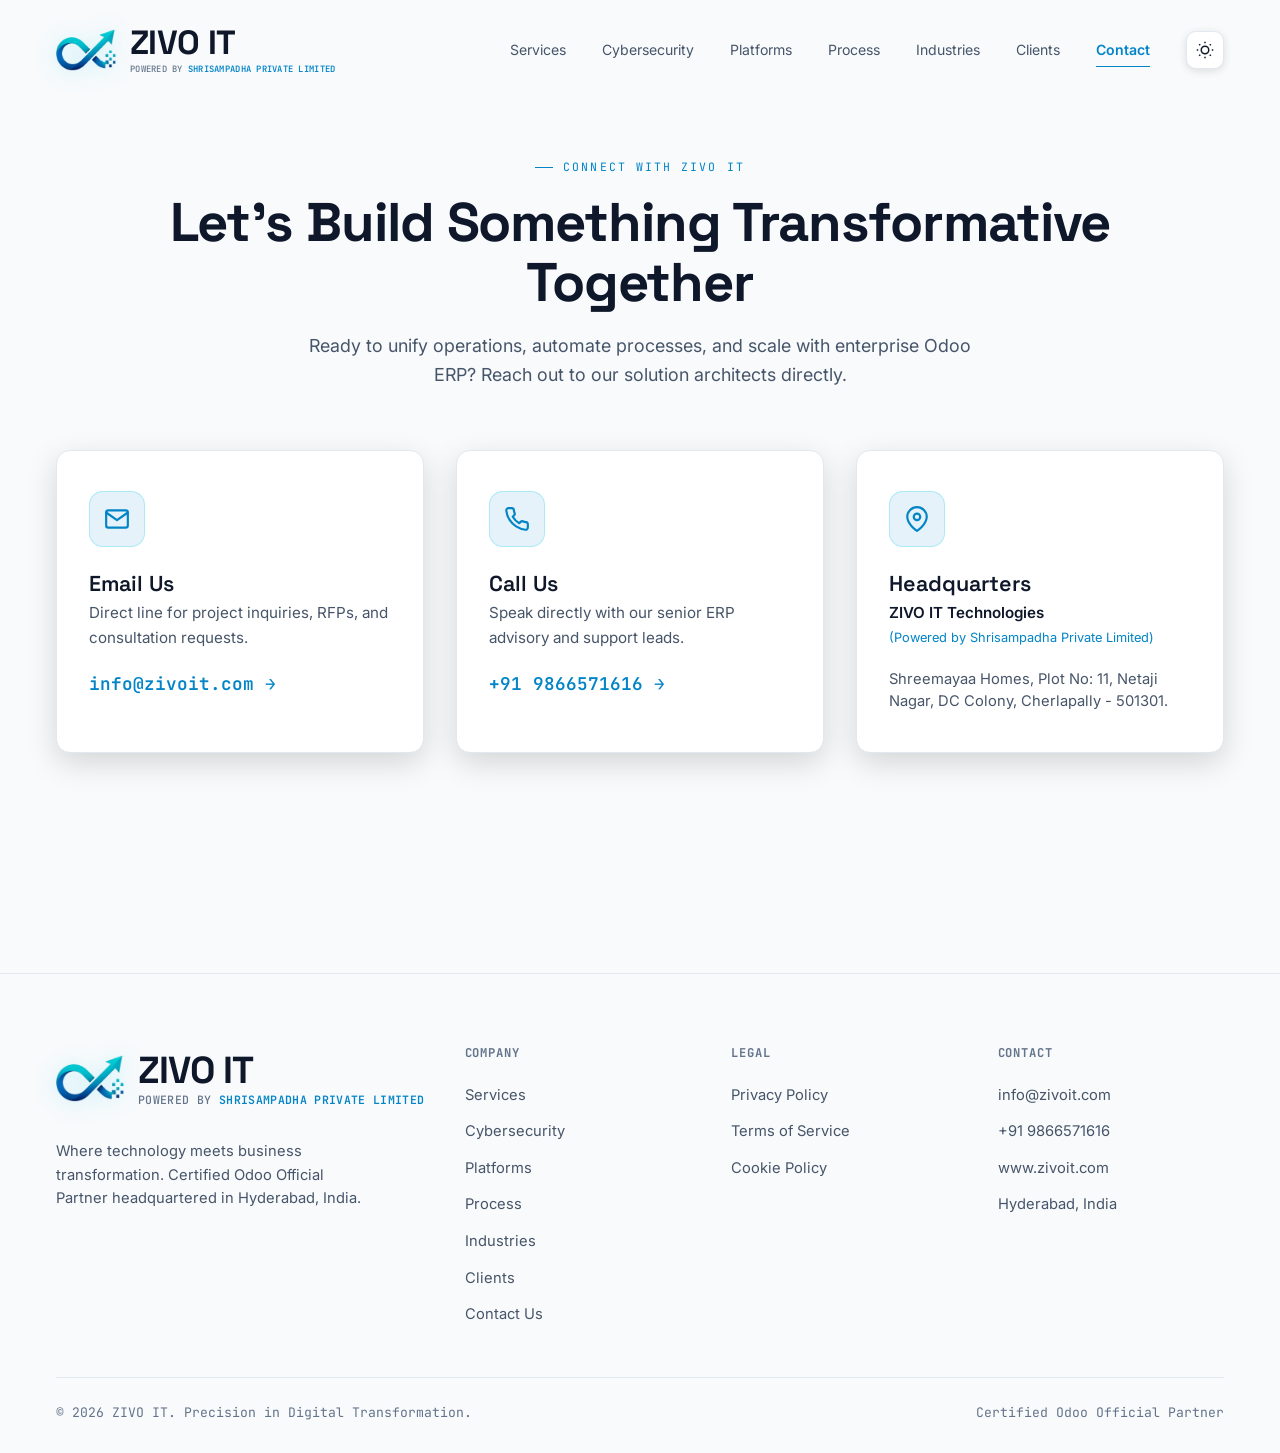
<file: contact.html>
<!DOCTYPE html>
<html lang="en" data-theme="light">

<head>
  <meta charset="UTF-8">
  <meta name="viewport" content="width=device-width, initial-scale=1.0">
  <title>Contact Us | ZIVO IT — Certified Odoo Partner &amp; ERP Solutions</title>
  <meta name="description"
    content="Get in touch with ZIVO IT (Shrisampadha Private Ltd). Email: info@zivoit.com | Phone: +91 9866571616. Certified Odoo ERP implementation &amp; advisory in Hyderabad, India.">
  <meta name="keywords"
    content="ZIVO IT Contact, Contact ZIVO IT, ZIVO IT Phone, ZIVO IT Email, ZIVO IT Hyderabad Address, Odoo Partner Contact">
  <meta name="author" content="ZIVO IT (Shrisampadha Private Limited)">
  <meta name="robots" content="index, follow, max-image-preview:large, max-snippet:-1, max-video-preview:-1">

  <!-- Canonical URL -->
  <link rel="canonical" href="https://www.zivoit.com/contact.html">

  <!-- Open Graph / Facebook -->
  <meta property="og:type" content="website">
  <meta property="og:url" content="https://www.zivoit.com/contact.html">
  <meta property="og:site_name" content="ZIVO IT">
  <meta property="og:title" content="Contact Us | ZIVO IT — Certified Odoo Partner &amp; ERP Solutions">
  <meta property="og:description"
    content="Get in touch with ZIVO IT. Email: info@zivoit.com | Phone: +91 9866571616. Certified Odoo ERP implementation &amp; advisory headquartered in Hyderabad, India.">
  <meta property="og:image" content="https://www.zivoit.com/image.png">
  <meta property="og:locale" content="en_US">

  <!-- Twitter / X -->
  <meta name="twitter:card" content="summary_large_image">
  <meta name="twitter:url" content="https://www.zivoit.com/contact.html">
  <meta name="twitter:title" content="Contact Us | ZIVO IT — Certified Odoo Partner">
  <meta name="twitter:description"
    content="Reach out to ZIVO IT for Odoo ERP implementation and digital transformation advisory. Email: info@zivoit.com | Phone: +91 9866571616.">
  <meta name="twitter:image" content="https://www.zivoit.com/image.png">

  <!-- Favicon & Resource Hints -->
  <link rel="preconnect" href="https://fonts.googleapis.com">
  <link rel="preconnect" href="https://fonts.gstatic.com" crossorigin>
  <link rel="shortcut icon" href="image.png" type="image/x-icon">
  <link
    href="https://fonts.googleapis.com/css2?family=Space+Grotesk:wght@500;600;700&amp;family=JetBrains+Mono:wght@400;500;600&amp;family=Inter:wght@400;500;600;700&amp;display=swap"
    rel="stylesheet">
  <link rel="stylesheet" href="global-presence.css">
  <link rel="stylesheet" href="header-footer.css">

  <!-- JSON-LD Structured Data Schema -->
  <script type="application/ld+json">
  {
    "@context": "https://schema.org",
    "@graph": [
      {
        "@type": "ContactPage",
        "@id": "https://www.zivoit.com/contact.html/#webpage",
        "url": "https://www.zivoit.com/contact.html",
        "name": "Contact ZIVO IT",
        "description": "Contact information for ZIVO IT ERP solutions."
      },
      {
        "@type": ["Organization", "ProfessionalService"],
        "@id": "https://www.zivoit.com/#organization",
        "name": "ZIVO IT",
        "legalName": "Shrisampadha Private Limited",
        "url": "https://www.zivoit.com/",
        "logo": "https://www.zivoit.com/image.png",
        "telephone": "+919866571616",
        "email": "info@zivoit.com",
        "address": {
          "@type": "PostalAddress",
          "streetAddress": "Shreemayaa Homes, Plot No: 11, Netaji Nagar, DC Colony, Cherlapally",
          "postalCode": "501301",
          "addressLocality": "Hyderabad",
          "addressRegion": "Telangana",
          "addressCountry": "IN"
        },
        "contactPoint": {
          "@type": "ContactPoint",
          "telephone": "+919866571616",
          "email": "info@zivoit.com",
          "contactType": "customer service",
          "availableLanguage": "English"
        }
      },
      {
        "@type": "BreadcrumbList",
        "@id": "https://www.zivoit.com/contact.html/#breadcrumb",
        "itemListElement": [
          {
            "@type": "ListItem",
            "position": 1,
            "name": "Home",
            "item": "https://www.zivoit.com/"
          },
          {
            "@type": "ListItem",
            "position": 2,
            "name": "Contact Us",
            "item": "https://www.zivoit.com/contact.html"
          }
        ]
      }
    ]
  }
  </script>

  <style>
    :root {
      --bg-0: #060B1C;
      --bg-1: #0B1530;
      --bg-2: #101E42;
      --line: #1D2C54;
      --cyan: #22D3EE;
      --cyan-soft: rgba(34, 211, 238, .14);
      --teal: #0EA5B7;
      --gold: #F2B441;
      --gold-soft: rgba(242, 180, 65, .14);
      --text-0: #EDF2FB;
      --text-1: #AEBAD9;
      --text-2: #7E8CB0;
      --radius: 14px;
      --maxw: 1200px;
      --ff-display: 'Space Grotesk', sans-serif;
      --ff-body: 'Inter', sans-serif;
      --ff-mono: 'JetBrains Mono', monospace;
      --ease: cubic-bezier(.16, .84, .44, 1);
    }

    *,
    *::before,
    *::after {
      box-sizing: border-box;
      margin: 0;
      padding: 0;
    }

    html {
      scroll-behavior: smooth;
    }

    body {
      background: var(--bg-0);
      color: var(--text-0);
      font-family: var(--ff-body);
      line-height: 1.6;
      overflow-x: hidden;
      -webkit-font-smoothing: antialiased;
    }

    .wrap {
      max-width: var(--maxw);
      margin: 0 auto;
      padding: 0 16px;
      position: relative;
      z-index: 1;
    }

    /* Contact Page Content */
    .contact-page-wrap {
      padding-top: 50px;
      padding-bottom: 100px;
    }

    .contact-hero {
      text-align: center;
      margin-bottom: 60px;
    }

    .eyebrow {
      font-family: var(--ff-mono);
      font-size: 0.72rem;
      letter-spacing: 0.18em;
      text-transform: uppercase;
      color: var(--cyan);
      display: inline-flex;
      align-items: center;
      gap: 10px;
      margin-bottom: 16px;
    }

    .eyebrow::before {
      content: '';
      width: 18px;
      height: 1px;
      background: var(--cyan);
    }

    .contact-hero h1 {
      font-family: var(--ff-display);
      font-size: clamp(2.2rem, 4.5vw, 3.4rem);
      font-weight: 700;
      line-height: 1.1;
      letter-spacing: -0.02em;
      margin-bottom: 20px;
    }

    .contact-hero p {
      font-size: 1.12rem;
      color: var(--text-1);
      max-width: 680px;
      margin: 0 auto;
    }

    .contact-cards-grid {
      display: grid;
      grid-template-columns: repeat(3, 1fr);
      gap: 32px;
      margin-bottom: 60px;
    }

    .contact-card {
      background: var(--bg-1);
      border: 1px solid var(--line);
      border-radius: var(--radius);
      padding: 40px 32px;
      display: flex;
      flex-direction: column;
      align-items: flex-start;
      gap: 20px;
      transition: transform 0.35s var(--ease), border-color 0.35s var(--ease), box-shadow 0.35s var(--ease);
      box-shadow: 0 10px 30px rgba(0, 0, 0, 0.15);
    }

    .contact-card:hover {
      transform: translateY(-5px);
      border-color: var(--cyan);
      box-shadow: 0 16px 40px rgba(34, 211, 238, 0.18);
    }

    .card-icon {
      width: 56px;
      height: 56px;
      border-radius: 14px;
      background: var(--cyan-soft);
      border: 1px solid rgba(34, 211, 238, 0.3);
      color: var(--cyan);
      display: flex;
      align-items: center;
      justify-content: center;
      flex-shrink: 0;
    }

    .card-icon svg {
      width: 26px;
      height: 26px;
    }

    .contact-card h3 {
      font-family: var(--ff-display);
      font-size: 1.35rem;
      font-weight: 600;
      color: var(--text-0);
    }

    .contact-card p {
      font-size: 0.95rem;
      color: var(--text-1);
      line-height: 1.6;
    }

    .contact-card a.direct-link {
      font-family: var(--ff-mono);
      font-size: 1.1rem;
      font-weight: 600;
      color: var(--cyan);
      text-decoration: none;
      transition: color 0.25s, text-shadow 0.25s;
    }

    .contact-card a.direct-link:hover {
      color: var(--text-0);
      text-shadow: 0 0 14px var(--cyan);
    }

    .office-panel {
      background: var(--bg-1);
      border: 1px solid var(--line);
      border-radius: var(--radius);
      padding: 48px;
      display: flex;
      align-items: center;
      justify-content: space-between;
      gap: 40px;
      flex-wrap: wrap;
      box-shadow: 0 20px 50px rgba(0, 0, 0, 0.2);
    }

    .office-info {
      max-width: 600px;
    }

    .office-info h2 {
      font-family: var(--ff-display);
      font-size: 2rem;
      font-weight: 700;
      margin-bottom: 14px;
    }

    .office-info p {
      color: var(--text-1);
      font-size: 1.05rem;
      margin-bottom: 24px;
    }

    .gold-badge {
      display: inline-flex;
      align-items: center;
      gap: 9px;
      padding: 8px 16px;
      border-radius: 100px;
      background: var(--gold-soft);
      border: 1px solid rgba(242, 180, 65, 0.4);
      font-family: var(--ff-mono);
      font-size: 0.74rem;
      letter-spacing: 0.06em;
      color: var(--gold);
    }

    .gold-badge .dot {
      width: 20px;
      height: 20px;
      border-radius: 50%;
      background: conic-gradient(from 180deg, #F2B441, #FFE3A3, #F2B441);
      display: flex;
      align-items: center;
      justify-content: center;
    }

    .gold-badge .dot svg {
      width: 11px;
      height: 11px;
      color: #3A2604;
    }

    .office-cta-row {
      display: flex;
      gap: 16px;
      flex-wrap: wrap;
    }

    /* Light Theme Variable Overrides (Exact match with index.html) */
    [data-theme="light"] {
      --bg-0: #F8FAFC;
      --bg-1: #FFFFFF;
      --bg-2: #F1F5F9;
      --line: #E2E8F0;
      --cyan: #0284C7;
      --cyan-soft: rgba(2, 132, 199, 0.1);
      --teal: #0369A1;
      --gold: #D97706;
      --gold-soft: rgba(217, 119, 6, 0.1);
      --text-0: #0F172A;
      --text-1: #475569;
      --text-2: #64748B;
    }

    @media(max-width: 992px) {
      .contact-cards-grid {
        grid-template-columns: 1fr;
      }

      .office-panel {
        padding: 36px 28px;
      }
    }
  </style>
</head>

<body>

  <!-- HEADER (Identical to index.html) -->
  <header id="siteHeader">
    <div class="wrap">
      <a href="index.html" class="logo-brand" aria-label="ZIVO IT - Powered by Shrisampadha Private Limited">
        <img src="image.png" alt="ZIVO IT Logo" class="logo-img">
        <div class="logo-content">
          <span class="logo-title">ZIVO IT</span>
          <span class="logo-tagline">Powered by <span class="logo-tagline-accent">Shrisampadha Private
              Limited</span></span>
        </div>
      </a>
      <nav class="primary-nav" id="primaryNav">
        <a href="index.html#services">Services</a>
        <a href="cybersecurity.html">Cybersecurity</a>
        <a href="index.html#platforms">Platforms</a>
        <a href="index.html#our-approach">Process</a>
        <a href="index.html#industries">Industries</a>
        <a href="index.html#testimonials">Clients</a>
        <a href="contact.html" class="active">Contact</a>
        <button id="themeToggle" aria-label="Toggle theme">
          <svg id="themeIcon" viewBox="0 0 24 24" fill="none" stroke="currentColor" stroke-width="2">
            <circle cx="12" cy="12" r="5"></circle>
            <line x1="12" y1="1" x2="12" y2="3"></line>
            <line x1="12" y1="21" x2="12" y2="23"></line>
            <line x1="4.22" y1="4.22" x2="5.64" y2="5.64"></line>
            <line x1="18.36" y1="18.36" x2="19.78" y2="19.78"></line>
            <line x1="1" y1="12" x2="3" y2="12"></line>
            <line x1="21" y1="12" x2="23" y2="12"></line>
            <line x1="4.22" y1="19.78" x2="5.64" y2="18.36"></line>
            <line x1="18.36" y1="5.64" x2="19.78" y2="4.22"></line>
          </svg>
        </button>
      </nav>
      <button class="nav-toggle" id="navToggle"
        aria-label="Toggle menu"><span></span><span></span><span></span></button>
    </div>
  </header>

  <div class="nav-overlay" id="navOverlay"></div>

  <main class="contact-page-wrap">
    <div class="wrap">
      <!-- HERO -->
      <section class="contact-hero">
        <span class="eyebrow">Connect With ZIVO IT</span>
        <h1>Let's Build Something Transformative Together</h1>
        <p>Ready to unify operations, automate processes, and scale with enterprise Odoo ERP? Reach out to our solution
          architects directly.</p>
      </section>

      <!-- CONTACT CARDS GRID -->
      <section class="contact-cards-grid">
        <!-- Email -->
        <div class="contact-card">
          <div class="card-icon">
            <svg viewBox="0 0 24 24" fill="none" stroke="currentColor" stroke-width="2" stroke-linecap="round"
              stroke-linejoin="round">
              <path d="M4 4h16c1.1 0 2 .9 2 2v12c0 1.1-.9 2-2 2H4c-1.1 0-2-.9-2-2V6c0-1.1.9-2 2-2z" />
              <polyline points="22,6 12,13 2,6" />
            </svg>
          </div>
          <div>
            <h3>Email Us</h3>
            <p>Direct line for project inquiries, RFPs, and consultation requests.</p>
          </div>
          <a href="mailto:info@zivoit.com" class="direct-link">info@zivoit.com &rarr;</a>
        </div>

        <!-- Phone -->
        <div class="contact-card">
          <div class="card-icon">
            <svg viewBox="0 0 24 24" fill="none" stroke="currentColor" stroke-width="2" stroke-linecap="round"
              stroke-linejoin="round">
              <path
                d="M22 16.92v3a2 2 0 0 1-2.18 2 19.79 19.79 0 0 1-8.63-3.07 19.5 19.5 0 0 1-6-6 19.79 19.79 0 0 1-3.07-8.67A2 2 0 0 1 4.11 2h3a2 2 0 0 1 2 1.72 12.84 12.84 0 0 0 .7 2.81 2 2 0 0 1-.45 2.11L8.09 9.91a16 16 0 0 0 6 6l1.27-1.27a2 2 0 0 1 2.11-.45 12.84 12.84 0 0 0 2.81.7A2 2 0 0 1 22 16.92z" />
            </svg>
          </div>
          <div>
            <h3>Call Us</h3>
            <p>Speak directly with our senior ERP advisory and support leads.</p>
          </div>
          <a href="tel:+919866571616" class="direct-link">+91 9866571616 &rarr;</a>
        </div>

        <!-- Location -->
        <div class="contact-card">
          <div class="card-icon">
            <svg viewBox="0 0 24 24" fill="none" stroke="currentColor" stroke-width="2" stroke-linecap="round"
              stroke-linejoin="round">
              <path d="M21 10c0 7-9 13-9 13s-9-6-9-13a9 9 0 0 1 18 0z" />
              <circle cx="12" cy="10" r="3" />
            </svg>
          </div>
          <div>
            <h3>Headquarters</h3>
            <p style="font-weight: 600; color: var(--text-0);">ZIVO IT Technologies</p>
            <p style="font-size: 0.8rem; color: var(--cyan); margin-top: 2px;">(Powered by Shrisampadha Private Limited)
            </p>
          </div>
          <span class="direct-link"
            style="color: var(--text-1); font-weight: 400; font-size: 0.92rem; line-height: 1.5;">Shreemayaa Homes, Plot
            No: 11, Netaji Nagar, DC Colony, Cherlapally - 501301.</span>
        </div>
      </section>

      <!-- OFFICE PANEL -->
      <!-- <div class="office-panel">
        <div class="office-info">
          <h2>Enterprise Headquarters</h2>
          <p style="margin-bottom: 6px;"><strong>ZIVO IT Technologies</strong> <span style="color: var(--text-2); font-size: 0.88rem;">(Powered by Shrisampadha Private Limited)</span></p>
          <p style="font-size: 0.98rem; color: var(--text-1); margin-bottom: 20px; line-height: 1.6;">Shreemayaa Homes, Plot No: 11, Netaji Nagar, DC Colony, Cherlapally - 501301, Telangana, India.</p>
          <span class="gold-badge">
            <span class="dot">
              <svg viewBox="0 0 24 24" fill="currentColor">
                <path d="M12 2l2.9 6.26L22 9.27l-5 4.87L18.2 21 12 17.4 5.8 21 7 14.14l-5-4.87 7.1-1.01z" />
              </svg>
            </span>
            Certified Odoo Official Partner
          </span>
        </div>

        <div class="office-cta-row">
          <a href="mailto:info@zivoit.com" class="btn btn-primary">
            Email Us Now
            <svg viewBox="0 0 24 24" width="16" height="16" fill="none" stroke="currentColor" stroke-width="2">
              <path d="M5 12h14M13 6l6 6-6 6" />
            </svg>
          </a>
          <a href="tel:+919866571616" class="btn btn-ghost">Call +91 9866571616</a>
        </div>
      </div> -->
    </div>
  </main>

  <!-- FOOTER (Identical to index.html) -->
  <footer>
    <div class="wrap">
      <div class="foot-grid">
        <div class="foot-brand">
          <a href="index.html" class="logo-brand" aria-label="ZIVO IT - Powered by Shrisampadha Private Limited"
            style="margin-bottom: 14px;">
            <img src="image.png" alt="ZIVO IT Logo" class="logo-img" style="width: 68px; height: 68px;">
            <div class="logo-content">
              <span class="logo-title" style="font-size: 2.35rem;">ZIVO IT</span>
              <span class="logo-tagline powered" style="font-size: 0.72rem;">Powered by <span
                  class="logo-tagline-accent">Shrisampadha Private Limited</span></span>
            </div>
          </a>
          <p>Where technology meets business transformation. Certified Odoo Official Partner headquartered in Hyderabad,
            India.</p>
        </div>
        <div>
          <h4>Company</h4>
          <ul>
            <li><a href="index.html#services">Services</a></li>
            <li><a href="cybersecurity.html">Cybersecurity</a></li>
            <li><a href="index.html#platforms">Platforms</a></li>
            <li><a href="index.html#our-approach">Process</a></li>
            <li><a href="index.html#industries">Industries</a></li>
            <li><a href="index.html#testimonials">Clients</a></li>
            <li><a href="contact.html" class="active">Contact Us</a></li>
          </ul>
        </div>
        <div>
          <h4>Legal</h4>
          <ul>
            <li><a href="#">Privacy Policy</a></li>
            <li><a href="#">Terms of Service</a></li>
            <li><a href="#">Cookie Policy</a></li>
          </ul>
        </div>
        <div>
          <h4>Contact</h4>
          <ul>
            <li><a href="mailto:info@zivoit.com">info@zivoit.com</a></li>
            <li><a href="tel:+919866571616">+91 9866571616</a></li>
            <li><a href="https://www.zivoit.com">www.zivoit.com</a></li>
            <li><a href="contact.html">Hyderabad, India</a></li>
          </ul>
        </div>
      </div>
      <div class="foot-bottom">
        <span>&copy; 2026 ZIVO IT. Precision in Digital Transformation.</span>
        <span>Certified Odoo Official Partner</span>
      </div>
    </div>
  </footer>

  <script>
    /* ---------------- Header Scroll Shadow ---------------- */
    const siteHeader = document.getElementById('siteHeader');
    window.addEventListener('scroll', () => {
      if (window.scrollY > 20) {
        siteHeader.classList.add('scrolled');
      } else {
        siteHeader.classList.remove('scrolled');
      }
    });

    /* ---------------- Theme Toggle Logic (Identical to index.html) ---------------- */
    const themeToggle = document.getElementById('themeToggle');
    const themeIcon = document.getElementById('themeIcon');
    const currentTheme = localStorage.getItem('theme') || 'light';

    const moonPath = '<path d="M21 12.79A9 9 0 1 1 11.21 3 7 7 0 0 0 21 12.79z"></path>';
    const sunPath = '<circle cx="12" cy="12" r="5"></circle><line x1="12" y1="1" x2="12" y2="3"></line><line x1="12" y1="21" x2="12" y2="23"></line><line x1="4.22" y1="4.22" x2="5.64" y2="5.64"></line><line x1="18.36" y1="18.36" x2="19.78" y2="19.78"></line><line x1="1" y1="12" x2="3" y2="12"></line><line x1="21" y1="12" x2="23" y2="12"></line><line x1="4.22" y1="19.78" x2="5.64" y2="18.36"></line><line x1="18.36" y1="5.64" x2="19.78" y2="4.22"></line>';

    if (currentTheme === 'light') {
      document.documentElement.setAttribute('data-theme', 'light');
      if (themeIcon) themeIcon.innerHTML = sunPath;
    } else {
      document.documentElement.removeAttribute('data-theme');
      if (themeIcon) themeIcon.innerHTML = moonPath;
    }

    if (themeToggle) {
      themeToggle.addEventListener('click', () => {
        let theme = document.documentElement.getAttribute('data-theme');
        if (theme === 'light') {
          document.documentElement.removeAttribute('data-theme');
          localStorage.setItem('theme', 'dark');
          if (themeIcon) themeIcon.innerHTML = moonPath;
        } else {
          document.documentElement.setAttribute('data-theme', 'light');
          localStorage.setItem('theme', 'light');
          if (themeIcon) themeIcon.innerHTML = sunPath;
        }
      });
    }

    /* ---------------- Mobile Navigation Drawer ---------------- */
    const navToggle = document.getElementById('navToggle');
    const primaryNav = document.getElementById('primaryNav');
    const navOverlay = document.getElementById('navOverlay');

    function closeMenu() {
      document.body.classList.remove('menu-open');
      if (primaryNav) {
        primaryNav.classList.remove('open');
        primaryNav.classList.remove('active');
      }
      if (navOverlay) navOverlay.classList.remove('active');
      if (navToggle) navToggle.setAttribute('aria-expanded', 'false');
    }

    if (navToggle && primaryNav) {
      navToggle.addEventListener('click', () => {
        const isOpen = primaryNav.classList.contains('open');
        if (isOpen) {
          closeMenu();
        } else {
          document.body.classList.add('menu-open');
          primaryNav.classList.add('open');
          primaryNav.classList.add('active');
          if (navOverlay) navOverlay.classList.add('active');
          navToggle.setAttribute('aria-expanded', 'true');
        }
      });
    }

    if (navOverlay) {
      navOverlay.addEventListener('click', closeMenu);
    }

    if (primaryNav) {
      primaryNav.querySelectorAll('a').forEach(link => {
        link.addEventListener('click', closeMenu);
      });
    }
  </script>
</body>

</html>
</file>
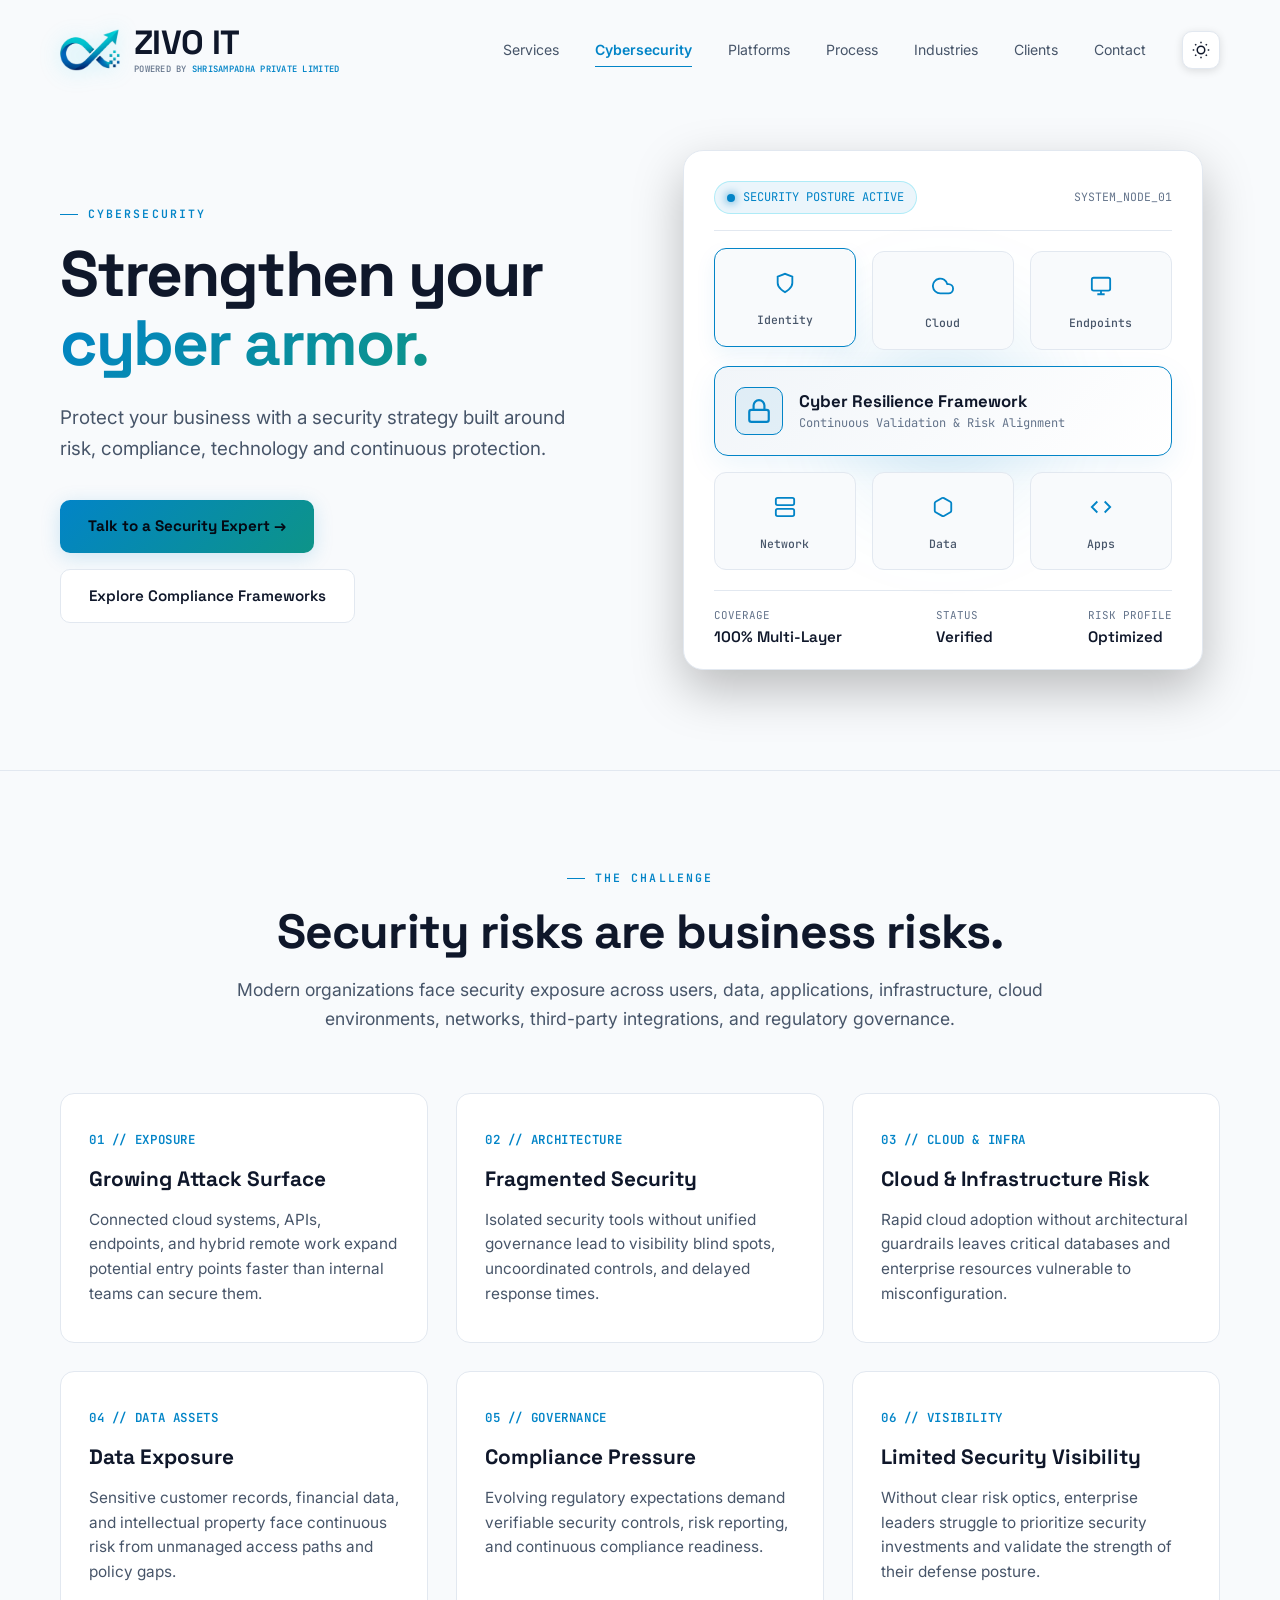
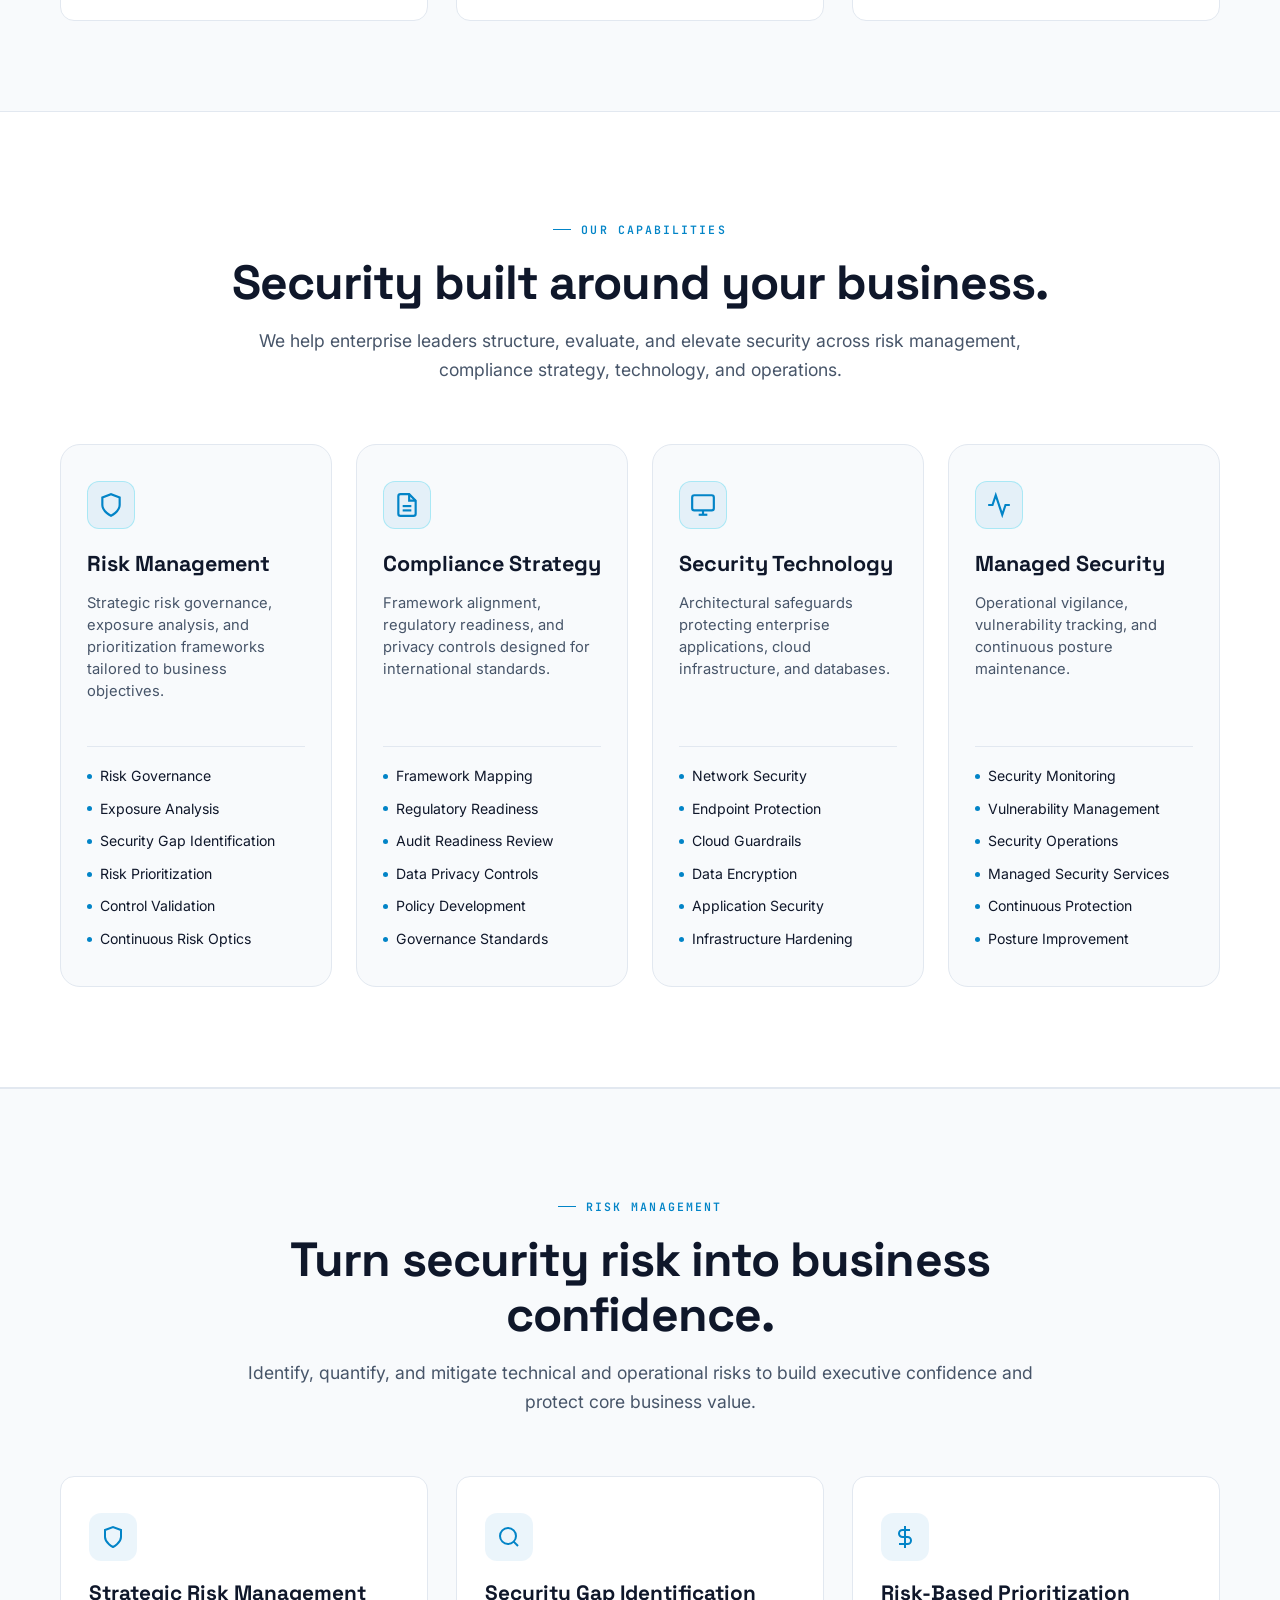
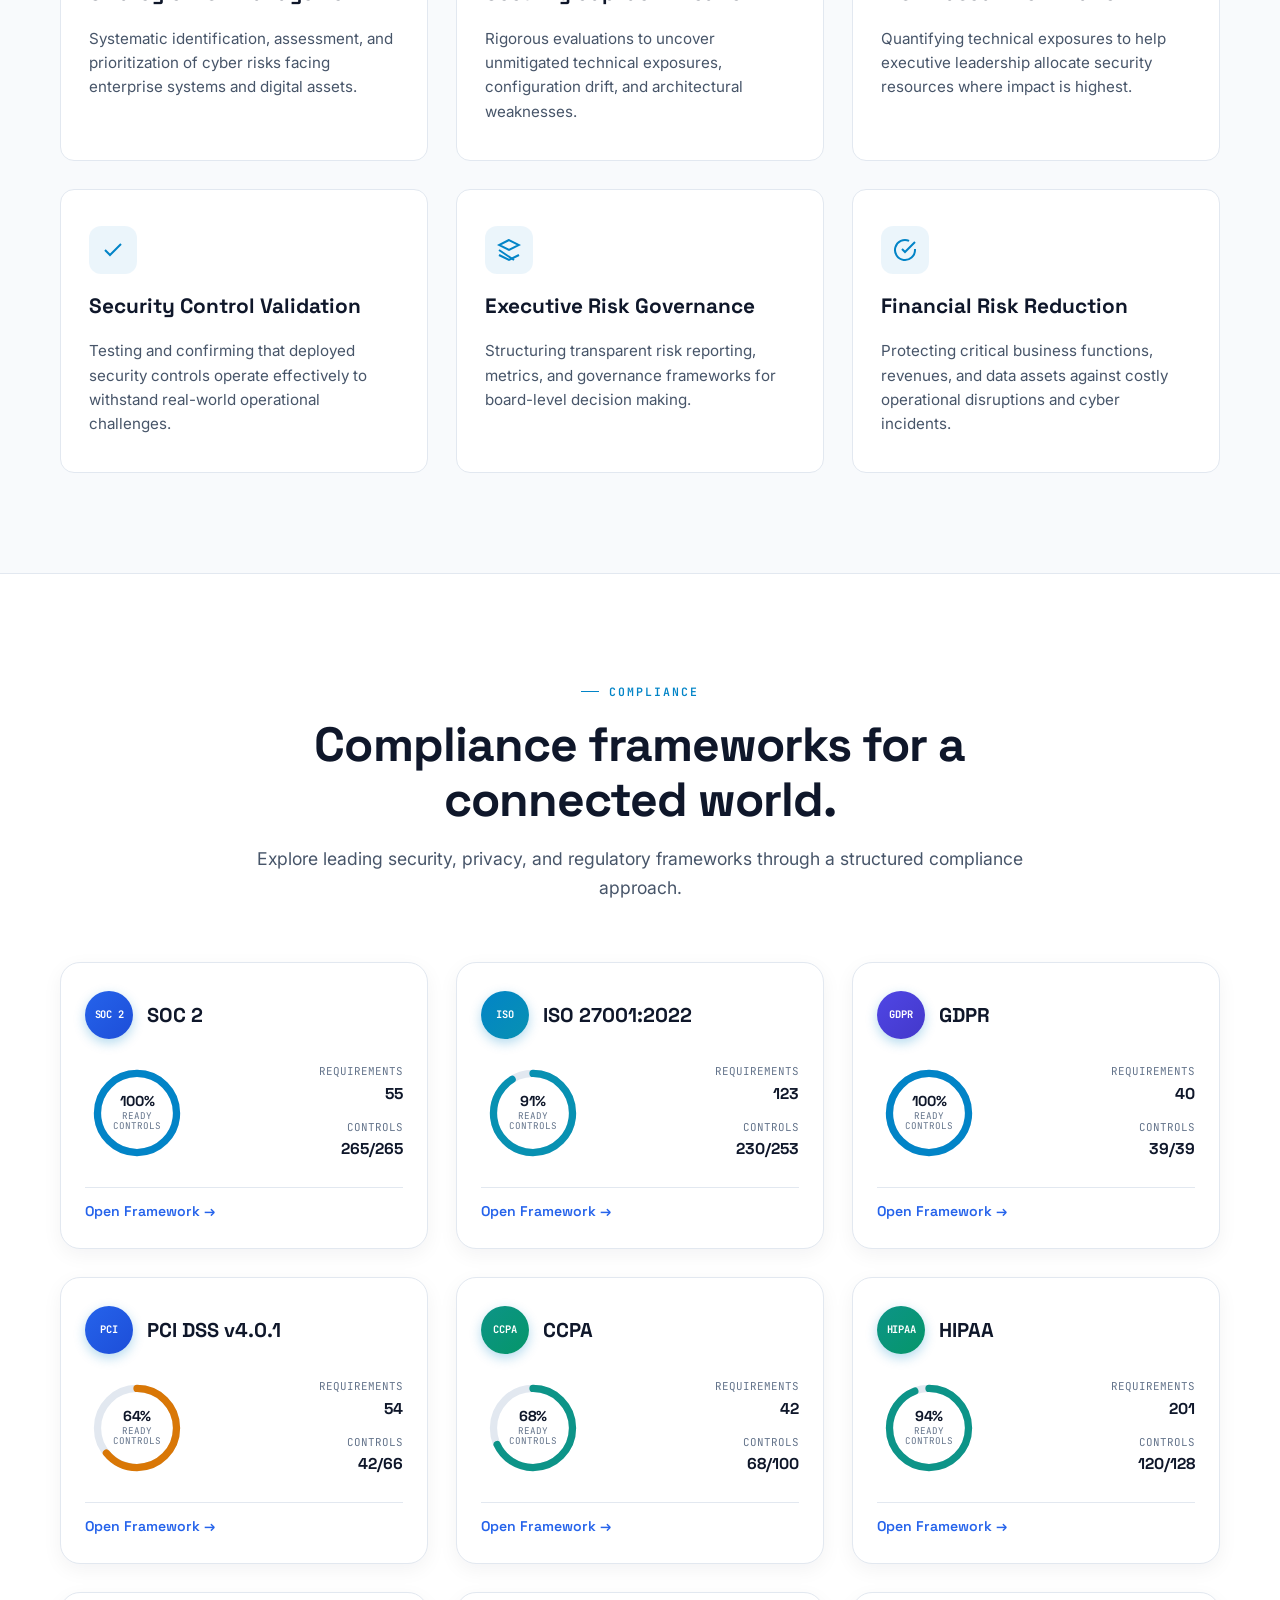
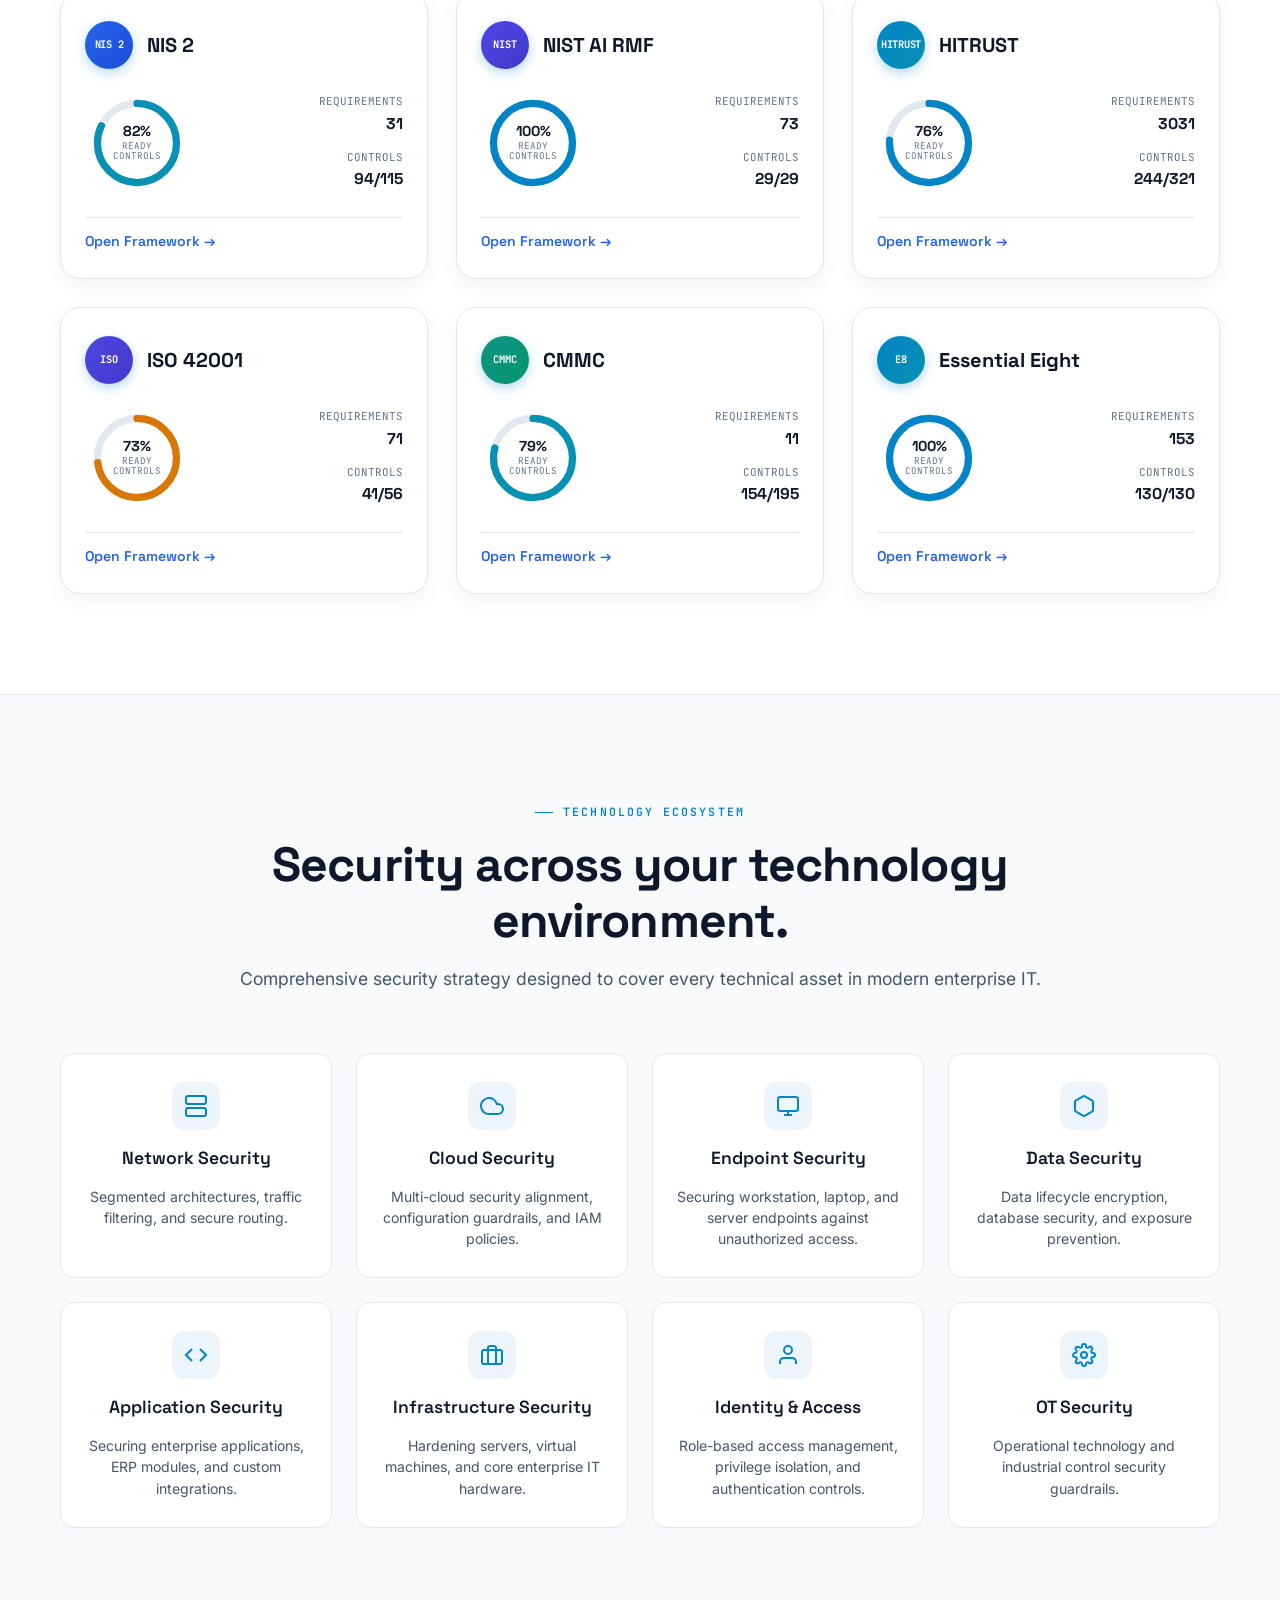
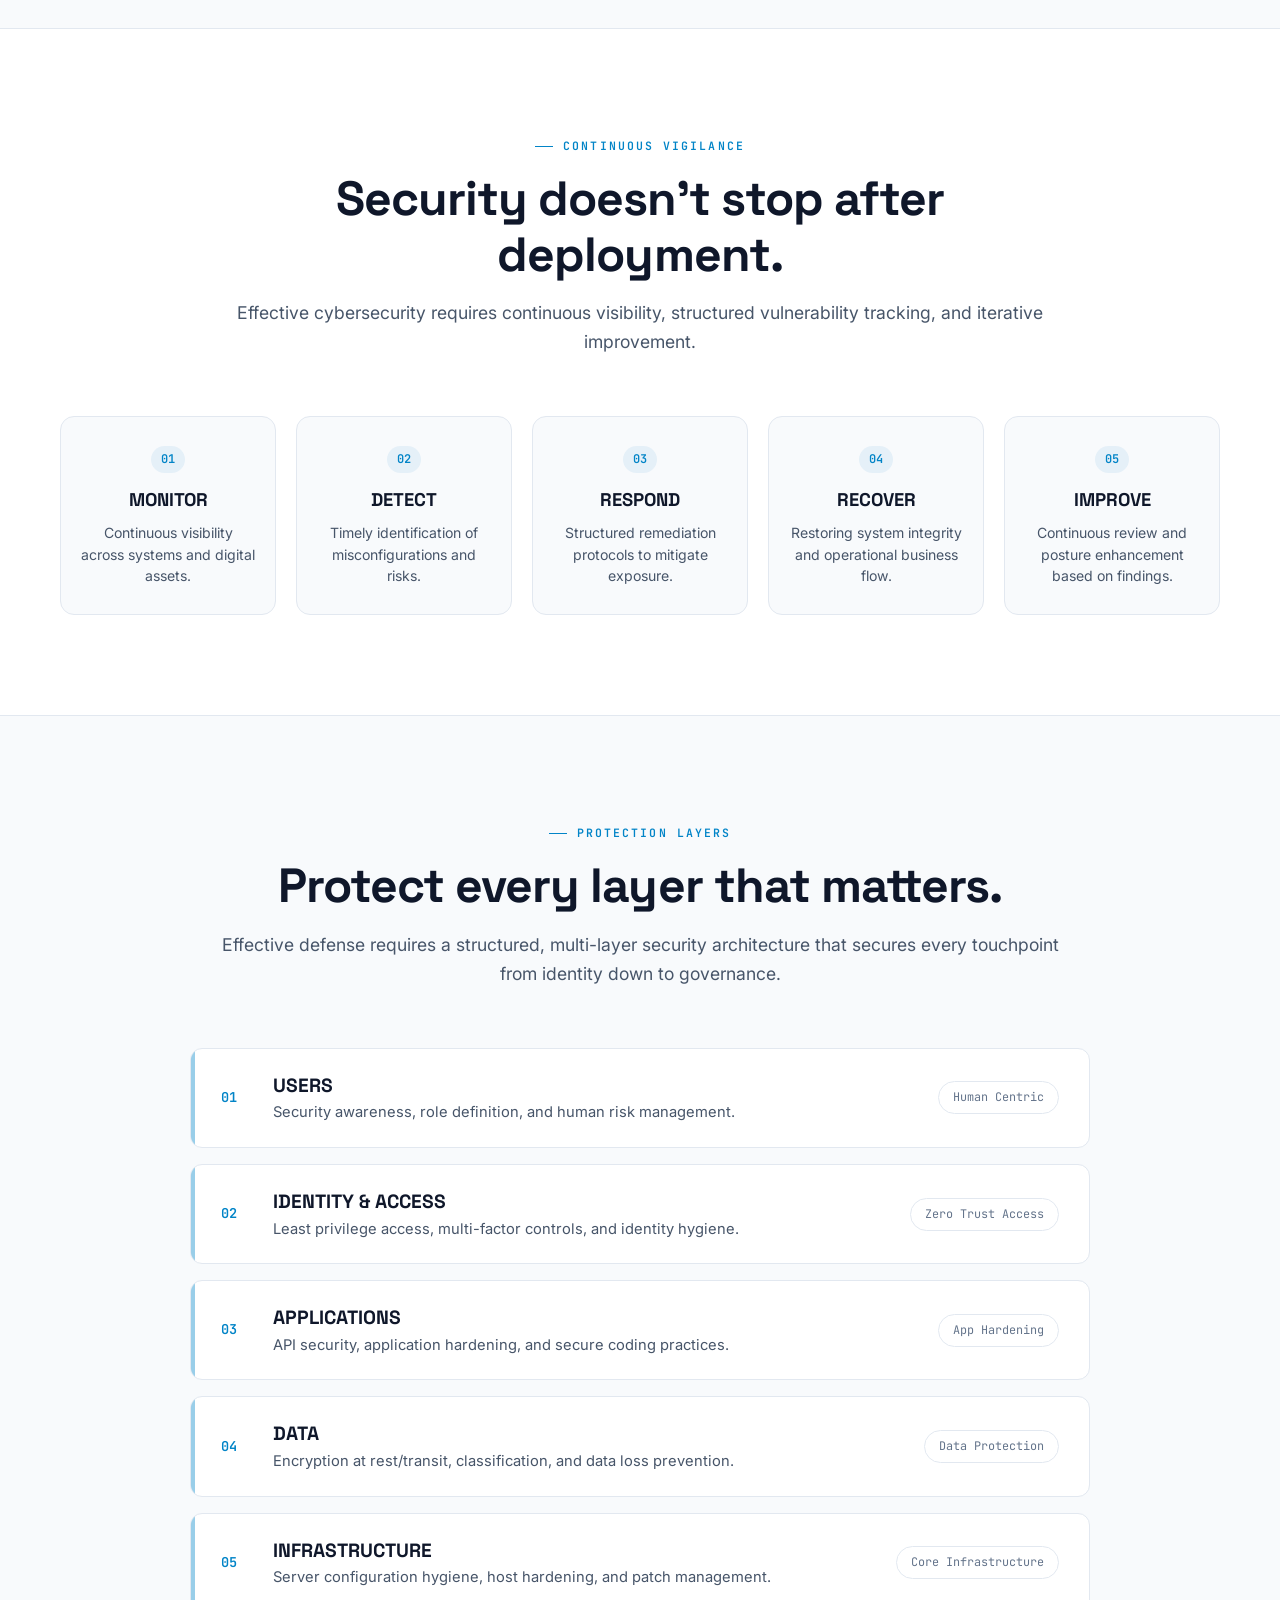
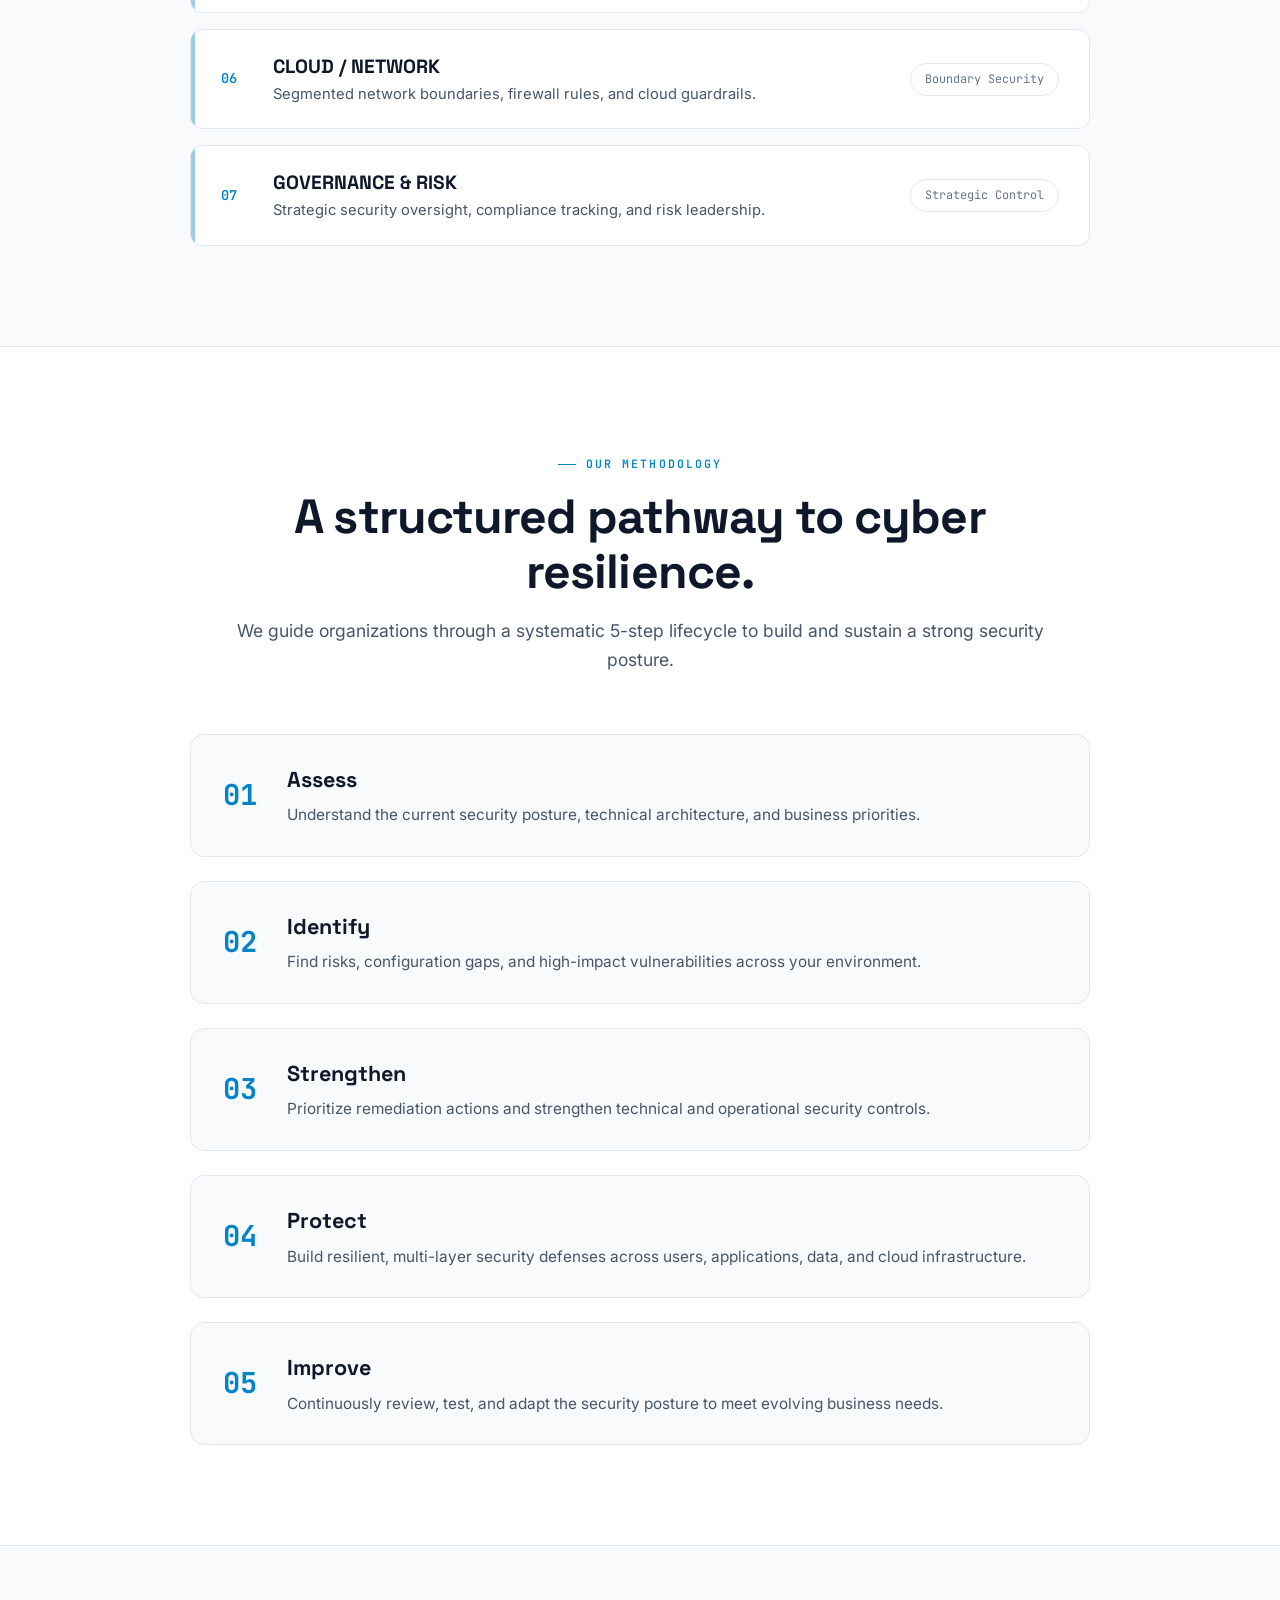
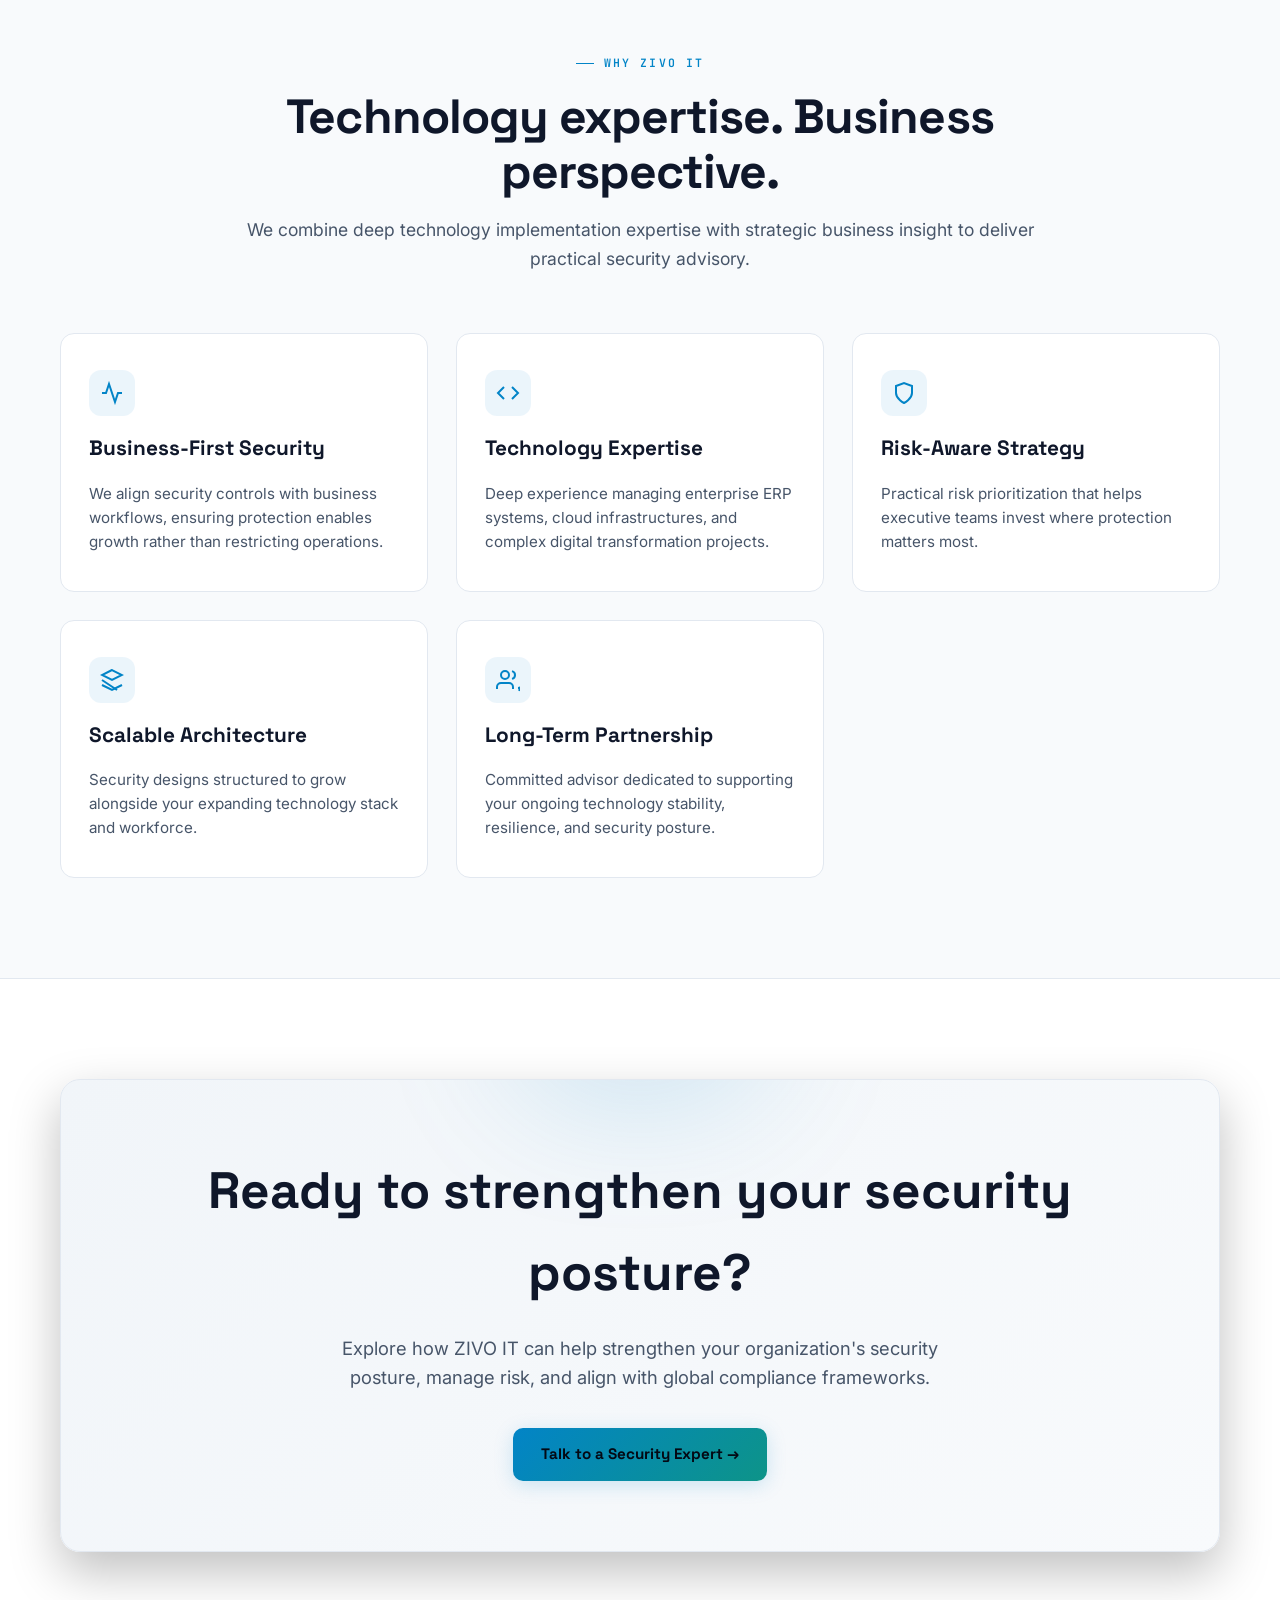
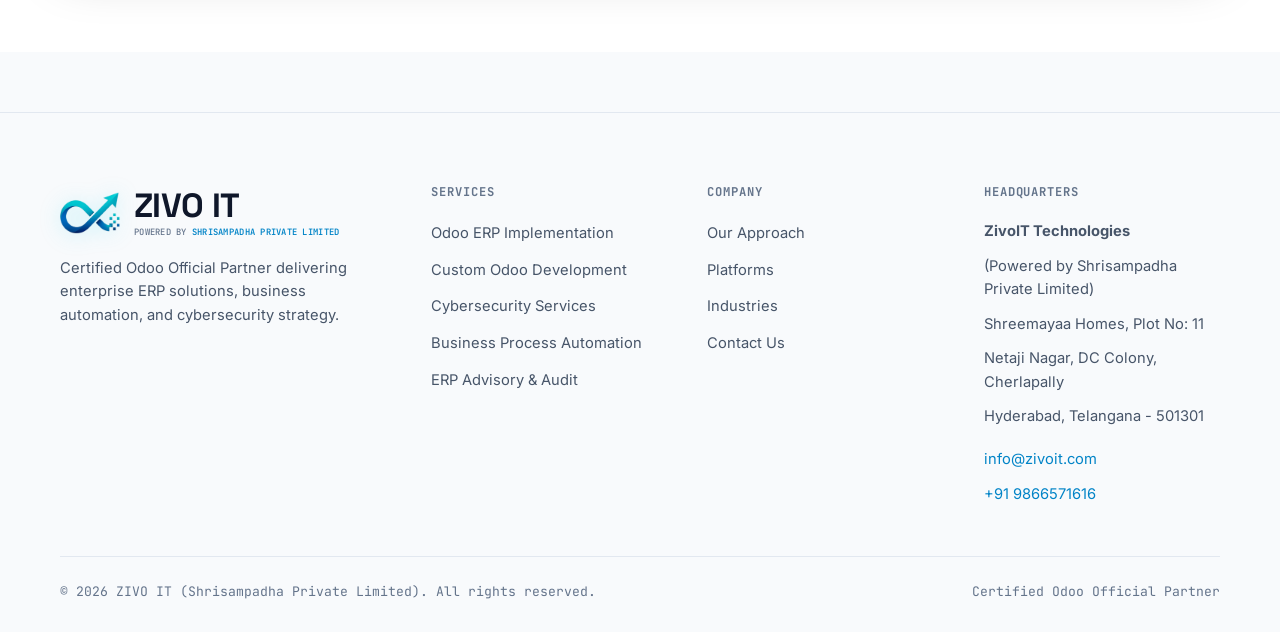
<file: cybersecurity.html>
<!DOCTYPE html>
<html lang="en" data-theme="light">

<head>
  <meta charset="UTF-8">
  <meta name="viewport" content="width=device-width, initial-scale=1.0">
  <title>Cybersecurity Services | ZIVO IT</title>
  <meta name="description"
    content="Strengthen your organization's security posture with cybersecurity services focused on risk, compliance, technology and continuous protection from ZIVO IT.">
  <meta name="keywords"
    content="ZIVO IT Cybersecurity, Cybersecurity Advisory, Security Strategy, Risk Management, Compliance Frameworks, SOC 2, ISO 27001, HIPAA, GDPR, FedRAMP, CMMC, ISO 42001, PCI DSS, HITRUST, NIST AI RMF, DORA">
  <meta name="author" content="ZIVO IT (Shrisampadha Private Limited)">
  <meta name="robots" content="index, follow, max-image-preview:large, max-snippet:-1, max-video-preview:-1">

  <!-- Canonical URL -->
  <link rel="canonical" href="https://www.zivoit.com/cybersecurity.html">

  <!-- Open Graph / Facebook -->
  <meta property="og:type" content="website">
  <meta property="og:url" content="https://www.zivoit.com/cybersecurity.html">
  <meta property="og:site_name" content="ZIVO IT">
  <meta property="og:title" content="Cybersecurity Services | ZIVO IT">
  <meta property="og:description"
    content="Strengthen your organization's security posture with cybersecurity services focused on risk, compliance, technology and continuous protection from ZIVO IT.">
  <meta property="og:image" content="https://www.zivoit.com/image.png">
  <meta property="og:locale" content="en_US">

  <!-- Twitter / X -->
  <meta name="twitter:card" content="summary_large_image">
  <meta name="twitter:url" content="https://www.zivoit.com/cybersecurity.html">
  <meta name="twitter:title" content="Cybersecurity Services | ZIVO IT">
  <meta name="twitter:description"
    content="Protect your business with a security strategy built around risk, compliance, technology and continuous protection from ZIVO IT.">
  <meta name="twitter:image" content="https://www.zivoit.com/image.png">

  <!-- Favicon & Resource Hints -->
  <link rel="preconnect" href="https://fonts.googleapis.com">
  <link rel="preconnect" href="https://fonts.gstatic.com" crossorigin>
  <link rel="shortcut icon" href="image.png" type="image/x-icon">
  <link
    href="https://fonts.googleapis.com/css2?family=Space+Grotesk:wght@500;600;700&amp;family=JetBrains+Mono:wght@400;500;600&amp;family=Inter:wght@400;500;600;700&amp;display=swap"
    rel="stylesheet">

  <link rel="stylesheet" href="header-footer.css">
  <link rel="stylesheet" href="cybersecurity.css">

  <!-- JSON-LD Structured Data Schema -->
  <script type="application/ld+json">
  {
    "@context": "https://schema.org",
    "@graph": [
      {
        "@type": "Service",
        "@id": "https://www.zivoit.com/cybersecurity.html/#service",
        "url": "https://www.zivoit.com/cybersecurity.html",
        "name": "Cybersecurity Advisory & Compliance Strategy",
        "serviceType": "Cybersecurity Services",
        "provider": {
          "@type": "Organization",
          "name": "ZIVO IT",
          "legalName": "Shrisampadha Private Limited",
          "url": "https://www.zivoit.com/",
          "logo": "https://www.zivoit.com/image.png"
        },
        "description": "Strengthen your organization's security posture with cybersecurity services focused on risk, compliance, technology and continuous protection."
      },
      {
        "@type": "BreadcrumbList",
        "@id": "https://www.zivoit.com/cybersecurity.html/#breadcrumb",
        "itemListElement": [
          {
            "@type": "ListItem",
            "position": 1,
            "name": "Home",
            "item": "https://www.zivoit.com/"
          },
          {
            "@type": "ListItem",
            "position": 2,
            "name": "Cybersecurity Services",
            "item": "https://www.zivoit.com/cybersecurity.html"
          }
        ]
      }
    ]
  }
  </script>
</head>

<body>

  <!-- 1. HEADER (Identical structure to index.html & contact.html) -->
  <header id="siteHeader">
    <div class="wrap">
      <a href="index.html" class="logo-brand" aria-label="ZIVO IT - Powered by Shrisampadha Private Limited">
        <img src="image.png" alt="ZIVO IT Logo" class="logo-img">
        <div class="logo-content">
          <span class="logo-title">ZIVO IT</span>
          <span class="logo-tagline">Powered by <span class="logo-tagline-accent">Shrisampadha Private
              Limited</span></span>
        </div>
      </a>
      <nav class="primary-nav" id="primaryNav">
        <a href="index.html#services">Services</a>
        <a href="cybersecurity.html" class="active">Cybersecurity</a>
        <a href="index.html#platforms">Platforms</a>
        <a href="index.html#our-approach">Process</a>
        <a href="index.html#industries">Industries</a>
        <a href="index.html#testimonials">Clients</a>
        <a href="contact.html">Contact</a>
        <button id="themeToggle" aria-label="Toggle theme">
          <svg id="themeIcon" viewBox="0 0 24 24" fill="none" stroke="currentColor" stroke-width="2">
            <circle cx="12" cy="12" r="5"></circle>
            <line x1="12" y1="1" x2="12" y2="3"></line>
            <line x1="12" y1="21" x2="12" y2="23"></line>
            <line x1="4.22" y1="4.22" x2="5.64" y2="5.64"></line>
            <line x1="18.36" y1="18.36" x2="19.78" y2="19.78"></line>
            <line x1="1" y1="12" x2="3" y2="12"></line>
            <line x1="21" y1="12" x2="23" y2="12"></line>
            <line x1="4.22" y1="19.78" x2="5.64" y2="18.36"></line>
            <line x1="18.36" y1="5.64" x2="19.78" y2="4.22"></line>
          </svg>
        </button>
      </nav>
      <button class="nav-toggle" id="navToggle"
        aria-label="Toggle menu"><span></span><span></span><span></span></button>
    </div>
  </header>

  <div class="nav-overlay" id="navOverlay"></div>

  <main>
    <!-- 2. CYBERSECURITY HERO -->
    <section class="cyber-hero">
      <div class="wrap">
        <div class="cyber-hero-grid">
          <div class="hero-text-col">
            <span class="eyebrow">CYBERSECURITY</span>
            <h1>Strengthen your <span class="cyan-glow-text">cyber armor.</span></h1>
            <p class="hero-desc">
              Protect your business with a security strategy built around risk, compliance, technology and continuous
              protection.
            </p>
            <div class="hero-cta-group">
              <a href="contact.html" class="btn-cyber-primary">Talk to a Security Expert &rarr;</a>
              <a href="#compliance-frameworks" class="btn-cyber-secondary">Explore Compliance Frameworks</a>
            </div>
          </div>

          <!-- Hero Graphic: Abstract Security Architecture Topology -->
          <div class="hero-visual-col">
            <div class="hero-security-mesh">
              <div class="hero-mesh-glow"></div>
              <div class="mesh-header-bar">
                <span class="mesh-status-badge">
                  <span class="mesh-status-dot"></span> SECURITY POSTURE ACTIVE
                </span>
                <span
                  style="font-family: var(--ff-mono); font-size: 0.72rem; color: var(--text-2);">SYSTEM_NODE_01</span>
              </div>
              <div class="mesh-diagram-body">
                <div class="mesh-node active">
                  <div class="mesh-node-icon">
                    <svg width="22" height="22" viewBox="0 0 24 24" fill="none" stroke="currentColor" stroke-width="2">
                      <path d="M12 22s8-4 8-10V5l-8-3-8 3v7c0 6 8 10 8 10z" />
                    </svg>
                  </div>
                  <span>Identity</span>
                </div>
                <div class="mesh-node">
                  <div class="mesh-node-icon">
                    <svg width="22" height="22" viewBox="0 0 24 24" fill="none" stroke="currentColor" stroke-width="2">
                      <path d="M18 10h-1.26A8 8 0 1 0 9 20h9a5 5 0 0 0 0-10z" />
                    </svg>
                  </div>
                  <span>Cloud</span>
                </div>
                <div class="mesh-node">
                  <div class="mesh-node-icon">
                    <svg width="22" height="22" viewBox="0 0 24 24" fill="none" stroke="currentColor" stroke-width="2">
                      <rect x="2" y="3" width="20" height="14" rx="2" ry="2" />
                      <line x1="8" y1="21" x2="16" y2="21" />
                      <line x1="12" y1="17" x2="12" y2="21" />
                    </svg>
                  </div>
                  <span>Endpoints</span>
                </div>

                <div class="mesh-center-shield">
                  <div class="shield-icon-wrap">
                    <svg width="26" height="26" viewBox="0 0 24 24" fill="none" stroke="currentColor" stroke-width="2">
                      <rect x="3" y="11" width="18" height="11" rx="2" ry="2" />
                      <path d="M7 11V7a5 5 0 0 1 10 0v4" />
                    </svg>
                  </div>
                  <div class="shield-info-text">
                    <h4>Cyber Resilience Framework</h4>
                    <p>Continuous Validation & Risk Alignment</p>
                  </div>
                </div>

                <div class="mesh-node">
                  <div class="mesh-node-icon">
                    <svg width="22" height="22" viewBox="0 0 24 24" fill="none" stroke="currentColor" stroke-width="2">
                      <rect x="2" y="2" width="20" height="8" rx="2" ry="2" />
                      <rect x="2" y="14" width="20" height="8" rx="2" ry="2" />
                      <line x1="6" y1="6" x2="6.01" y2="6" />
                      <line x1="6" y1="18" x2="6.01" y2="18" />
                    </svg>
                  </div>
                  <span>Network</span>
                </div>
                <div class="mesh-node">
                  <div class="mesh-node-icon">
                    <svg width="22" height="22" viewBox="0 0 24 24" fill="none" stroke="currentColor" stroke-width="2">
                      <path
                        d="M21 16V8a2 2 0 0 0-1-1.73l-7-4a2 2 0 0 0-2 0l-7 4A2 2 0 0 0 3 8v8a2 2 0 0 0 1 1.73l7 4a2 2 0 0 0 2 0l7-4A2 2 0 0 0 21 16z" />
                    </svg>
                  </div>
                  <span>Data</span>
                </div>
                <div class="mesh-node">
                  <div class="mesh-node-icon">
                    <svg width="22" height="22" viewBox="0 0 24 24" fill="none" stroke="currentColor" stroke-width="2">
                      <polyline points="16 18 22 12 16 6" />
                      <polyline points="8 6 2 12 8 18" />
                    </svg>
                  </div>
                  <span>Apps</span>
                </div>
              </div>
              <div class="mesh-footer-metrics">
                <div class="metric-item">
                  <span class="metric-label">Coverage</span>
                  <span class="metric-val">100% Multi-Layer</span>
                </div>
                <div class="metric-item">
                  <span class="metric-label">Status</span>
                  <span class="metric-val">Verified</span>
                </div>
                <div class="metric-item">
                  <span class="metric-label">Risk Profile</span>
                  <span class="metric-val">Optimized</span>
                </div>
              </div>
            </div>
          </div>
        </div>
      </div>
    </section>

    <!-- 3. SECURITY CHALLENGES -->
    <section class="section-challenges">
      <div class="wrap">
        <div class="section-head">
          <span class="eyebrow">THE CHALLENGE</span>
          <h2>Security risks are business risks.</h2>
          <p>
            Modern organizations face security exposure across users, data, applications, infrastructure, cloud
            environments, networks, third-party integrations, and regulatory governance.
          </p>
        </div>

        <div class="challenges-grid">
          <div class="challenge-card">
            <span class="card-num-badge">01 // EXPOSURE</span>
            <h3>Growing Attack Surface</h3>
            <p>Connected cloud systems, APIs, endpoints, and hybrid remote work expand potential entry points faster
              than internal teams can secure them.</p>
          </div>

          <div class="challenge-card">
            <span class="card-num-badge">02 // ARCHITECTURE</span>
            <h3>Fragmented Security</h3>
            <p>Isolated security tools without unified governance lead to visibility blind spots, uncoordinated
              controls, and delayed response times.</p>
          </div>

          <div class="challenge-card">
            <span class="card-num-badge">03 // CLOUD & INFRA</span>
            <h3>Cloud & Infrastructure Risk</h3>
            <p>Rapid cloud adoption without architectural guardrails leaves critical databases and enterprise resources
              vulnerable to misconfiguration.</p>
          </div>

          <div class="challenge-card">
            <span class="card-num-badge">04 // DATA ASSETS</span>
            <h3>Data Exposure</h3>
            <p>Sensitive customer records, financial data, and intellectual property face continuous risk from unmanaged
              access paths and policy gaps.</p>
          </div>

          <div class="challenge-card">
            <span class="card-num-badge">05 // GOVERNANCE</span>
            <h3>Compliance Pressure</h3>
            <p>Evolving regulatory expectations demand verifiable security controls, risk reporting, and continuous
              compliance readiness.</p>
          </div>

          <div class="challenge-card">
            <span class="card-num-badge">06 // VISIBILITY</span>
            <h3>Limited Security Visibility</h3>
            <p>Without clear risk optics, enterprise leaders struggle to prioritize security investments and validate
              the strength of their defense posture.</p>
          </div>
        </div>
      </div>
    </section>

    <!-- 4. CYBERSECURITY CAPABILITY PILLARS -->
    <section class="section-capabilities">
      <div class="wrap">
        <div class="section-head">
          <span class="eyebrow">OUR CAPABILITIES</span>
          <h2>Security built around your business.</h2>
          <p>We help enterprise leaders structure, evaluate, and elevate security across risk management, compliance
            strategy, technology, and operations.</p>
        </div>

        <div class="pillars-grid">
          <!-- PILLAR 1: Risk Management -->
          <div class="pillar-card">
            <div>
              <div class="pillar-head-icon">
                <svg width="26" height="26" viewBox="0 0 24 24" fill="none" stroke="currentColor" stroke-width="2">
                  <path d="M12 22s8-4 8-10V5l-8-3-8 3v7c0 6 8 10 8 10z" />
                </svg>
              </div>
              <h3>Risk Management</h3>
              <p class="pillar-intro">Strategic risk governance, exposure analysis, and prioritization frameworks
                tailored to business objectives.</p>
            </div>
            <ul class="pillar-feature-list">
              <li>Risk Governance</li>
              <li>Exposure Analysis</li>
              <li>Security Gap Identification</li>
              <li>Risk Prioritization</li>
              <li>Control Validation</li>
              <li>Continuous Risk Optics</li>
            </ul>
          </div>

          <!-- PILLAR 2: Compliance Strategy -->
          <div class="pillar-card">
            <div>
              <div class="pillar-head-icon">
                <svg width="26" height="26" viewBox="0 0 24 24" fill="none" stroke="currentColor" stroke-width="2">
                  <path d="M14 2H6a2 2 0 0 0-2 2v16a2 2 0 0 0 2 2h12a2 2 0 0 0 2-2V8z" />
                  <polyline points="14 2 14 8 20 8" />
                  <line x1="16" y1="13" x2="8" y2="13" />
                  <line x1="16" y1="17" x2="8" y2="17" />
                </svg>
              </div>
              <h3>Compliance Strategy</h3>
              <p class="pillar-intro">Framework alignment, regulatory readiness, and privacy controls designed for
                international standards.</p>
            </div>
            <ul class="pillar-feature-list">
              <li>Framework Mapping</li>
              <li>Regulatory Readiness</li>
              <li>Audit Readiness Review</li>
              <li>Data Privacy Controls</li>
              <li>Policy Development</li>
              <li>Governance Standards</li>
            </ul>
          </div>

          <!-- PILLAR 3: Security Technology -->
          <div class="pillar-card">
            <div>
              <div class="pillar-head-icon">
                <svg width="26" height="26" viewBox="0 0 24 24" fill="none" stroke="currentColor" stroke-width="2">
                  <rect x="2" y="3" width="20" height="14" rx="2" ry="2" />
                  <line x1="8" y1="21" x2="16" y2="21" />
                  <line x1="12" y1="17" x2="12" y2="21" />
                </svg>
              </div>
              <h3>Security Technology</h3>
              <p class="pillar-intro">Architectural safeguards protecting enterprise applications, cloud infrastructure,
                and databases.</p>
            </div>
            <ul class="pillar-feature-list">
              <li>Network Security</li>
              <li>Endpoint Protection</li>
              <li>Cloud Guardrails</li>
              <li>Data Encryption</li>
              <li>Application Security</li>
              <li>Infrastructure Hardening</li>
            </ul>
          </div>

          <!-- PILLAR 4: Managed Security -->
          <div class="pillar-card">
            <div>
              <div class="pillar-head-icon">
                <svg width="26" height="26" viewBox="0 0 24 24" fill="none" stroke="currentColor" stroke-width="2">
                  <path d="M22 12h-4l-3 9L9 3l-3 9H2" />
                </svg>
              </div>
              <h3>Managed Security</h3>
              <p class="pillar-intro">Operational vigilance, vulnerability tracking, and continuous posture maintenance.
              </p>
            </div>
            <ul class="pillar-feature-list">
              <li>Security Monitoring</li>
              <li>Vulnerability Management</li>
              <li>Security Operations</li>
              <li>Managed Security Services</li>
              <li>Continuous Protection</li>
              <li>Posture Improvement</li>
            </ul>
          </div>
        </div>
      </div>
    </section>

    <!-- 5. RISK MANAGEMENT (RESTORED SEPARATE SECTION) -->
    <section class="section-risk" id="risk">
      <div class="wrap">
        <div class="section-head">
          <span class="eyebrow">RISK MANAGEMENT</span>
          <h2>Turn security risk into business confidence.</h2>
          <p>Identify, quantify, and mitigate technical and operational risks to build executive confidence and protect
            core business value.</p>
        </div>

        <div class="risk-grid">
          <div class="risk-card">
            <div class="risk-card-icon">
              <svg width="24" height="24" viewBox="0 0 24 24" fill="none" stroke="currentColor" stroke-width="2">
                <path d="M12 22s8-4 8-10V5l-8-3-8 3v7c0 6 8 10 8 10z" />
              </svg>
            </div>
            <h3>Strategic Risk Management</h3>
            <p>Systematic identification, assessment, and prioritization of cyber risks facing enterprise systems and
              digital assets.</p>
          </div>

          <div class="risk-card">
            <div class="risk-card-icon">
              <svg width="24" height="24" viewBox="0 0 24 24" fill="none" stroke="currentColor" stroke-width="2">
                <circle cx="11" cy="11" r="8" />
                <line x1="21" y1="21" x2="16.65" y2="16.65" />
              </svg>
            </div>
            <h3>Security Gap Identification</h3>
            <p>Rigorous evaluations to uncover unmitigated technical exposures, configuration drift, and architectural
              weaknesses.</p>
          </div>

          <div class="risk-card">
            <div class="risk-card-icon">
              <svg width="24" height="24" viewBox="0 0 24 24" fill="none" stroke="currentColor" stroke-width="2">
                <line x1="12" y1="1" x2="12" y2="23" />
                <path d="M17 5H9.5a3.5 3.5 0 0 0 0 7h5a3.5 3.5 0 0 1 0 7H6" />
              </svg>
            </div>
            <h3>Risk-Based Prioritization</h3>
            <p>Quantifying technical exposures to help executive leadership allocate security resources where impact is
              highest.</p>
          </div>

          <div class="risk-card">
            <div class="risk-card-icon">
              <svg width="24" height="24" viewBox="0 0 24 24" fill="none" stroke="currentColor" stroke-width="2">
                <polyline points="20 6 9 17 4 12" />
              </svg>
            </div>
            <h3>Security Control Validation</h3>
            <p>Testing and confirming that deployed security controls operate effectively to withstand real-world
              operational challenges.</p>
          </div>

          <div class="risk-card">
            <div class="risk-card-icon">
              <svg width="24" height="24" viewBox="0 0 24 24" fill="none" stroke="currentColor" stroke-width="2">
                <polygon points="12 2 2 7 12 12 22 7 12 2" />
                <polyline points="2 17 12 22 22 17" />
                <polyline points="2 12 17 22 12" />
              </svg>
            </div>
            <h3>Executive Risk Governance</h3>
            <p>Structuring transparent risk reporting, metrics, and governance frameworks for board-level decision
              making.</p>
          </div>

          <div class="risk-card">
            <div class="risk-card-icon">
              <svg width="24" height="24" viewBox="0 0 24 24" fill="none" stroke="currentColor" stroke-width="2">
                <path d="M22 11.08V12a10 10 0 1 1-5.93-9.14" />
                <polyline points="22 4 12 14.01 9 11.01" />
              </svg>
            </div>
            <h3>Financial Risk Reduction</h3>
            <p>Protecting critical business functions, revenues, and data assets against costly operational disruptions
              and cyber incidents.</p>
          </div>
        </div>
      </div>
    </section>

    <!-- 6. COMPLIANCE FRAMEWORKS (EXACT 12 REFERENCE FRAMEWORKS & ON-PAGE MODAL TRIGGER) -->
    <section class="section-compliance-frameworks" id="compliance-frameworks">
      <div class="wrap">
        <div class="section-head">
          <span class="eyebrow">COMPLIANCE</span>
          <h2>Compliance frameworks for a connected world.</h2>
          <p>Explore leading security, privacy, and regulatory frameworks through a structured compliance approach.</p>
        </div>

        <!-- 12 Framework Dashboard Cards Grid (3 cols Desktop, 2 cols Tablet, 1 col Mobile) -->
        <div class="compliance-grid">
          <!-- CARD 01: SOC 2 -->
          <div class="compliance-card" data-framework="soc2" tabindex="0" role="button"
            aria-label="SOC 2 Framework Details">
            <div class="comp-card-header">
              <div class="comp-badge-icon blue">SOC 2</div>
              <h3>SOC 2</h3>
            </div>
            <div class="comp-card-body">
              <div class="compliance-gauge">
                <svg viewBox="0 0 100 100">
                  <circle class="gauge-track" cx="50" cy="50" r="38" />
                  <circle class="gauge-progress" cx="50" cy="50" r="38" />
                </svg>
                <div class="gauge-content">
                  <span class="gauge-percentage">100%</span>
                  <span class="gauge-label">Ready</span>
                  <span class="gauge-label">Controls</span>
                </div>
              </div>
              <div class="comp-metrics-col">
                <div class="metric-row">
                  <span class="m-title">Requirements</span>
                  <span class="m-val">55</span>
                </div>
                <div class="metric-row">
                  <span class="m-title">Controls</span>
                  <span class="m-val">265/265</span>
                </div>
              </div>
            </div>
            <div class="comp-card-footer">
              <button type="button" class="open-framework-btn" data-framework="soc2">
                Open Framework &rarr;
              </button>
            </div>
          </div>

          <!-- CARD 02: ISO 27001:2022 -->
          <div class="compliance-card" data-framework="iso27001" tabindex="0" role="button"
            aria-label="ISO 27001:2022 Framework Details">
            <div class="comp-card-header">
              <div class="comp-badge-icon cyan">ISO</div>
              <h3>ISO 27001:2022</h3>
            </div>
            <div class="comp-card-body">
              <div class="compliance-gauge p91">
                <svg viewBox="0 0 100 100">
                  <circle class="gauge-track" cx="50" cy="50" r="38" />
                  <circle class="gauge-progress" cx="50" cy="50" r="38" />
                </svg>
                <div class="gauge-content">
                  <span class="gauge-percentage">91%</span>
                  <span class="gauge-label">Ready</span>
                  <span class="gauge-label">Controls</span>
                </div>
              </div>
              <div class="comp-metrics-col">
                <div class="metric-row">
                  <span class="m-title">Requirements</span>
                  <span class="m-val">123</span>
                </div>
                <div class="metric-row">
                  <span class="m-title">Controls</span>
                  <span class="m-val">230/253</span>
                </div>
              </div>
            </div>
            <div class="comp-card-footer">
              <button type="button" class="open-framework-btn" data-framework="iso27001">
                Open Framework &rarr;
              </button>
            </div>
          </div>

          <!-- CARD 03: GDPR -->
          <div class="compliance-card" data-framework="gdpr" tabindex="0" role="button"
            aria-label="GDPR Framework Details">
            <div class="comp-card-header">
              <div class="comp-badge-icon purple">GDPR</div>
              <h3>GDPR</h3>
            </div>
            <div class="comp-card-body">
              <div class="compliance-gauge">
                <svg viewBox="0 0 100 100">
                  <circle class="gauge-track" cx="50" cy="50" r="38" />
                  <circle class="gauge-progress" cx="50" cy="50" r="38" />
                </svg>
                <div class="gauge-content">
                  <span class="gauge-percentage">100%</span>
                  <span class="gauge-label">Ready</span>
                  <span class="gauge-label">Controls</span>
                </div>
              </div>
              <div class="comp-metrics-col">
                <div class="metric-row">
                  <span class="m-title">Requirements</span>
                  <span class="m-val">40</span>
                </div>
                <div class="metric-row">
                  <span class="m-title">Controls</span>
                  <span class="m-val">39/39</span>
                </div>
              </div>
            </div>
            <div class="comp-card-footer">
              <button type="button" class="open-framework-btn" data-framework="gdpr">
                Open Framework &rarr;
              </button>
            </div>
          </div>

          <!-- CARD 04: PCI DSS v4.0.1 -->
          <div class="compliance-card" data-framework="pci" tabindex="0" role="button"
            aria-label="PCI DSS v4.0.1 Framework Details">
            <div class="comp-card-header">
              <div class="comp-badge-icon blue">PCI</div>
              <h3>PCI DSS v4.0.1</h3>
            </div>
            <div class="comp-card-body">
              <div class="compliance-gauge p64">
                <svg viewBox="0 0 100 100">
                  <circle class="gauge-track" cx="50" cy="50" r="38" />
                  <circle class="gauge-progress" cx="50" cy="50" r="38" />
                </svg>
                <div class="gauge-content">
                  <span class="gauge-percentage">64%</span>
                  <span class="gauge-label">Ready</span>
                  <span class="gauge-label">Controls</span>
                </div>
              </div>
              <div class="comp-metrics-col">
                <div class="metric-row">
                  <span class="m-title">Requirements</span>
                  <span class="m-val">54</span>
                </div>
                <div class="metric-row">
                  <span class="m-title">Controls</span>
                  <span class="m-val">42/66</span>
                </div>
              </div>
            </div>
            <div class="comp-card-footer">
              <button type="button" class="open-framework-btn" data-framework="pci">
                Open Framework &rarr;
              </button>
            </div>
          </div>

          <!-- CARD 05: CCPA -->
          <div class="compliance-card" data-framework="ccpa" tabindex="0" role="button"
            aria-label="CCPA Framework Details">
            <div class="comp-card-header">
              <div class="comp-badge-icon teal">CCPA</div>
              <h3>CCPA</h3>
            </div>
            <div class="comp-card-body">
              <div class="compliance-gauge p68">
                <svg viewBox="0 0 100 100">
                  <circle class="gauge-track" cx="50" cy="50" r="38" />
                  <circle class="gauge-progress" cx="50" cy="50" r="38" />
                </svg>
                <div class="gauge-content">
                  <span class="gauge-percentage">68%</span>
                  <span class="gauge-label">Ready</span>
                  <span class="gauge-label">Controls</span>
                </div>
              </div>
              <div class="comp-metrics-col">
                <div class="metric-row">
                  <span class="m-title">Requirements</span>
                  <span class="m-val">42</span>
                </div>
                <div class="metric-row">
                  <span class="m-title">Controls</span>
                  <span class="m-val">68/100</span>
                </div>
              </div>
            </div>
            <div class="comp-card-footer">
              <button type="button" class="open-framework-btn" data-framework="ccpa">
                Open Framework &rarr;
              </button>
            </div>
          </div>

          <!-- CARD 06: HIPAA -->
          <div class="compliance-card" data-framework="hipaa" tabindex="0" role="button"
            aria-label="HIPAA Framework Details">
            <div class="comp-card-header">
              <div class="comp-badge-icon teal">HIPAA</div>
              <h3>HIPAA</h3>
            </div>
            <div class="comp-card-body">
              <div class="compliance-gauge p94">
                <svg viewBox="0 0 100 100">
                  <circle class="gauge-track" cx="50" cy="50" r="38" />
                  <circle class="gauge-progress" cx="50" cy="50" r="38" />
                </svg>
                <div class="gauge-content">
                  <span class="gauge-percentage">94%</span>
                  <span class="gauge-label">Ready</span>
                  <span class="gauge-label">Controls</span>
                </div>
              </div>
              <div class="comp-metrics-col">
                <div class="metric-row">
                  <span class="m-title">Requirements</span>
                  <span class="m-val">201</span>
                </div>
                <div class="metric-row">
                  <span class="m-title">Controls</span>
                  <span class="m-val">120/128</span>
                </div>
              </div>
            </div>
            <div class="comp-card-footer">
              <button type="button" class="open-framework-btn" data-framework="hipaa">
                Open Framework &rarr;
              </button>
            </div>
          </div>

          <!-- CARD 07: NIS 2 -->
          <div class="compliance-card" data-framework="nis2" tabindex="0" role="button"
            aria-label="NIS 2 Framework Details">
            <div class="comp-card-header">
              <div class="comp-badge-icon blue">NIS 2</div>
              <h3>NIS 2</h3>
            </div>
            <div class="comp-card-body">
              <div class="compliance-gauge p82">
                <svg viewBox="0 0 100 100">
                  <circle class="gauge-track" cx="50" cy="50" r="38" />
                  <circle class="gauge-progress" cx="50" cy="50" r="38" />
                </svg>
                <div class="gauge-content">
                  <span class="gauge-percentage">82%</span>
                  <span class="gauge-label">Ready</span>
                  <span class="gauge-label">Controls</span>
                </div>
              </div>
              <div class="comp-metrics-col">
                <div class="metric-row">
                  <span class="m-title">Requirements</span>
                  <span class="m-val">31</span>
                </div>
                <div class="metric-row">
                  <span class="m-title">Controls</span>
                  <span class="m-val">94/115</span>
                </div>
              </div>
            </div>
            <div class="comp-card-footer">
              <button type="button" class="open-framework-btn" data-framework="nis2">
                Open Framework &rarr;
              </button>
            </div>
          </div>

          <!-- CARD 08: NIST AI RMF -->
          <div class="compliance-card" data-framework="nist-ai" tabindex="0" role="button"
            aria-label="NIST AI RMF Framework Details">
            <div class="comp-card-header">
              <div class="comp-badge-icon purple">NIST</div>
              <h3>NIST AI RMF</h3>
            </div>
            <div class="comp-card-body">
              <div class="compliance-gauge">
                <svg viewBox="0 0 100 100">
                  <circle class="gauge-track" cx="50" cy="50" r="38" />
                  <circle class="gauge-progress" cx="50" cy="50" r="38" />
                </svg>
                <div class="gauge-content">
                  <span class="gauge-percentage">100%</span>
                  <span class="gauge-label">Ready</span>
                  <span class="gauge-label">Controls</span>
                </div>
              </div>
              <div class="comp-metrics-col">
                <div class="metric-row">
                  <span class="m-title">Requirements</span>
                  <span class="m-val">73</span>
                </div>
                <div class="metric-row">
                  <span class="m-title">Controls</span>
                  <span class="m-val">29/29</span>
                </div>
              </div>
            </div>
            <div class="comp-card-footer">
              <button type="button" class="open-framework-btn" data-framework="nist-ai">
                Open Framework &rarr;
              </button>
            </div>
          </div>

          <!-- CARD 09: HITRUST -->
          <div class="compliance-card" data-framework="hitrust" tabindex="0" role="button"
            aria-label="HITRUST Framework Details">
            <div class="comp-card-header">
              <div class="comp-badge-icon cyan">HITRUST</div>
              <h3>HITRUST</h3>
            </div>
            <div class="comp-card-body">
              <div class="compliance-gauge p76">
                <svg viewBox="0 0 100 100">
                  <circle class="gauge-track" cx="50" cy="50" r="38" />
                  <circle class="gauge-progress" cx="50" cy="50" r="38" />
                </svg>
                <div class="gauge-content">
                  <span class="gauge-percentage">76%</span>
                  <span class="gauge-label">Ready</span>
                  <span class="gauge-label">Controls</span>
                </div>
              </div>
              <div class="comp-metrics-col">
                <div class="metric-row">
                  <span class="m-title">Requirements</span>
                  <span class="m-val">3031</span>
                </div>
                <div class="metric-row">
                  <span class="m-title">Controls</span>
                  <span class="m-val">244/321</span>
                </div>
              </div>
            </div>
            <div class="comp-card-footer">
              <button type="button" class="open-framework-btn" data-framework="hitrust">
                Open Framework &rarr;
              </button>
            </div>
          </div>

          <!-- CARD 10: ISO 42001 -->
          <div class="compliance-card" data-framework="iso42001" tabindex="0" role="button"
            aria-label="ISO 42001 Framework Details">
            <div class="comp-card-header">
              <div class="comp-badge-icon purple">ISO</div>
              <h3>ISO 42001</h3>
            </div>
            <div class="comp-card-body">
              <div class="compliance-gauge p73">
                <svg viewBox="0 0 100 100">
                  <circle class="gauge-track" cx="50" cy="50" r="38" />
                  <circle class="gauge-progress" cx="50" cy="50" r="38" />
                </svg>
                <div class="gauge-content">
                  <span class="gauge-percentage">73%</span>
                  <span class="gauge-label">Ready</span>
                  <span class="gauge-label">Controls</span>
                </div>
              </div>
              <div class="comp-metrics-col">
                <div class="metric-row">
                  <span class="m-title">Requirements</span>
                  <span class="m-val">71</span>
                </div>
                <div class="metric-row">
                  <span class="m-title">Controls</span>
                  <span class="m-val">41/56</span>
                </div>
              </div>
            </div>
            <div class="comp-card-footer">
              <button type="button" class="open-framework-btn" data-framework="iso42001">
                Open Framework &rarr;
              </button>
            </div>
          </div>

          <!-- CARD 11: CMMC -->
          <div class="compliance-card" data-framework="cmmc" tabindex="0" role="button"
            aria-label="CMMC Framework Details">
            <div class="comp-card-header">
              <div class="comp-badge-icon teal">CMMC</div>
              <h3>CMMC</h3>
            </div>
            <div class="comp-card-body">
              <div class="compliance-gauge p79">
                <svg viewBox="0 0 100 100">
                  <circle class="gauge-track" cx="50" cy="50" r="38" />
                  <circle class="gauge-progress" cx="50" cy="50" r="38" />
                </svg>
                <div class="gauge-content">
                  <span class="gauge-percentage">79%</span>
                  <span class="gauge-label">Ready</span>
                  <span class="gauge-label">Controls</span>
                </div>
              </div>
              <div class="comp-metrics-col">
                <div class="metric-row">
                  <span class="m-title">Requirements</span>
                  <span class="m-val">11</span>
                </div>
                <div class="metric-row">
                  <span class="m-title">Controls</span>
                  <span class="m-val">154/195</span>
                </div>
              </div>
            </div>
            <div class="comp-card-footer">
              <button type="button" class="open-framework-btn" data-framework="cmmc">
                Open Framework &rarr;
              </button>
            </div>
          </div>

          <!-- CARD 12: ESSENTIAL EIGHT -->
          <div class="compliance-card" data-framework="essential-eight" tabindex="0" role="button"
            aria-label="Essential Eight Framework Details">
            <div class="comp-card-header">
              <div class="comp-badge-icon cyan">E8</div>
              <h3>Essential Eight</h3>
            </div>
            <div class="comp-card-body">
              <div class="compliance-gauge">
                <svg viewBox="0 0 100 100">
                  <circle class="gauge-track" cx="50" cy="50" r="38" />
                  <circle class="gauge-progress" cx="50" cy="50" r="38" />
                </svg>
                <div class="gauge-content">
                  <span class="gauge-percentage">100%</span>
                  <span class="gauge-label">Ready</span>
                  <span class="gauge-label">Controls</span>
                </div>
              </div>
              <div class="comp-metrics-col">
                <div class="metric-row">
                  <span class="m-title">Requirements</span>
                  <span class="m-val">153</span>
                </div>
                <div class="metric-row">
                  <span class="m-title">Controls</span>
                  <span class="m-val">130/130</span>
                </div>
              </div>
            </div>
            <div class="comp-card-footer">
              <button type="button" class="open-framework-btn" data-framework="essential-eight">
                Open Framework &rarr;
              </button>
            </div>
          </div>
        </div>
      </div>
    </section>

    <!-- 7. SECURITY TECHNOLOGY -->
    <section class="section-technology">
      <div class="wrap">
        <div class="section-head">
          <span class="eyebrow">TECHNOLOGY ECOSYSTEM</span>
          <h2>Security across your technology environment.</h2>
          <p>Comprehensive security strategy designed to cover every technical asset in modern enterprise IT.</p>
        </div>

        <div class="tech-grid">
          <div class="tech-item-card">
            <div class="tech-icon">
              <svg width="24" height="24" viewBox="0 0 24 24" fill="none" stroke="currentColor" stroke-width="2">
                <rect x="2" y="2" width="20" height="8" rx="2" ry="2" />
                <rect x="2" y="14" width="20" height="8" rx="2" ry="2" />
                <line x1="6" y1="6" x2="6.01" y2="6" />
                <line x1="6" y1="18" x2="6.01" y2="18" />
              </svg>
            </div>
            <h3>Network Security</h3>
            <p>Segmented architectures, traffic filtering, and secure routing.</p>
          </div>

          <div class="tech-item-card">
            <div class="tech-icon">
              <svg width="24" height="24" viewBox="0 0 24 24" fill="none" stroke="currentColor" stroke-width="2">
                <path d="M18 10h-1.26A8 8 0 1 0 9 20h9a5 5 0 0 0 0-10z" />
              </svg>
            </div>
            <h3>Cloud Security</h3>
            <p>Multi-cloud security alignment, configuration guardrails, and IAM policies.</p>
          </div>

          <div class="tech-item-card">
            <div class="tech-icon">
              <svg width="24" height="24" viewBox="0 0 24 24" fill="none" stroke="currentColor" stroke-width="2">
                <rect x="2" y="3" width="20" height="14" rx="2" ry="2" />
                <line x1="8" y1="21" x2="16" y2="21" />
                <line x1="12" y1="17" x2="12" y2="21" />
              </svg>
            </div>
            <h3>Endpoint Security</h3>
            <p>Securing workstation, laptop, and server endpoints against unauthorized access.</p>
          </div>

          <div class="tech-item-card">
            <div class="tech-icon">
              <svg width="24" height="24" viewBox="0 0 24 24" fill="none" stroke="currentColor" stroke-width="2">
                <path
                  d="M21 16V8a2 2 0 0 0-1-1.73l-7-4a2 2 0 0 0-2 0l-7 4A2 2 0 0 0 3 8v8a2 2 0 0 0 1 1.73l7 4a2 2 0 0 0 2 0l7-4A2 2 0 0 0 21 16z" />
              </svg>
            </div>
            <h3>Data Security</h3>
            <p>Data lifecycle encryption, database security, and exposure prevention.</p>
          </div>

          <div class="tech-item-card">
            <div class="tech-icon">
              <svg width="24" height="24" viewBox="0 0 24 24" fill="none" stroke="currentColor" stroke-width="2">
                <polyline points="16 18 22 12 16 6" />
                <polyline points="8 6 2 12 8 18" />
              </svg>
            </div>
            <h3>Application Security</h3>
            <p>Securing enterprise applications, ERP modules, and custom integrations.</p>
          </div>

          <div class="tech-item-card">
            <div class="tech-icon">
              <svg width="24" height="24" viewBox="0 0 24 24" fill="none" stroke="currentColor" stroke-width="2">
                <rect x="2" y="7" width="20" height="14" rx="2" ry="2" />
                <path d="M16 21V5a2 2 0 0 0-2-2h-4a2 2 0 0 0-2 2v16" />
              </svg>
            </div>
            <h3>Infrastructure Security</h3>
            <p>Hardening servers, virtual machines, and core enterprise IT hardware.</p>
          </div>

          <div class="tech-item-card">
            <div class="tech-icon">
              <svg width="24" height="24" viewBox="0 0 24 24" fill="none" stroke="currentColor" stroke-width="2">
                <path d="M20 21v-2a4 4 0 0 0-4-4H8a4 4 0 0 0-4 4v2" />
                <circle cx="12" cy="7" r="4" />
              </svg>
            </div>
            <h3>Identity & Access</h3>
            <p>Role-based access management, privilege isolation, and authentication controls.</p>
          </div>

          <div class="tech-item-card">
            <div class="tech-icon">
              <svg width="24" height="24" viewBox="0 0 24 24" fill="none" stroke="currentColor" stroke-width="2">
                <circle cx="12" cy="12" r="3" />
                <path
                  d="M19.4 15a1.65 1.65 0 0 0 .33 1.82l.06.06a2 2 0 0 1 0 2.83 2 2 0 0 1-2.83 0l-.06-.06a1.65 1.65 0 0 0-1.82-.33 1.65 1.65 0 0 0-1 1.51V21a2 2 0 0 1-2 2 2 2 0 0 1-2-2v-.09A1.65 1.65 0 0 0 9 19.4a1.65 1.65 0 0 0-1.82.33l-.06.06a2 2 0 0 1-2.83 0 2 2 0 0 1 0-2.83l.06-.06a1.65 1.65 0 0 0 .33-1.82 1.65 1.65 0 0 0-1.51-1H3a2 2 0 0 1-2-2 2 2 0 0 1 2-2h.09A1.65 1.65 0 0 0 4.6 9a1.65 1.65 0 0 0-.33-1.82l-.06-.06a2 2 0 0 1 0-2.83 2 2 0 0 1 2.83 0l.06.06a1.65 1.65 0 0 0 1.82.33H9a1.65 1.65 0 0 0 1-1.51V3a2 2 0 0 1 2-2 2 2 0 0 1 2 2v.09a1.65 1.65 0 0 0 1 1.51 1.65 1.65 0 0 0 1.82-.33l.06-.06a2 2 0 0 1 2.83 0 2 2 0 0 1 0 2.83l-.06.06a1.65 1.65 0 0 0-.33 1.82V9a1.65 1.65 0 0 0 1.51 1H21a2 2 0 0 1 2 2 2 2 0 0 1-2 2h-.09a1.65 1.65 0 0 0-1.51 1z" />
              </svg>
            </div>
            <h3>OT Security</h3>
            <p>Operational technology and industrial control security guardrails.</p>
          </div>
        </div>
      </div>
    </section>

    <!-- 8. MANAGED SECURITY -->
    <section class="section-managed">
      <div class="wrap">
        <div class="section-head">
          <span class="eyebrow">CONTINUOUS VIGILANCE</span>
          <h2>Security doesn't stop after deployment.</h2>
          <p>Effective cybersecurity requires continuous visibility, structured vulnerability tracking, and iterative
            improvement.</p>
        </div>

        <div class="managed-process-flow">
          <div class="process-step-card">
            <span class="step-num-badge">01</span>
            <h3>MONITOR</h3>
            <p>Continuous visibility across systems and digital assets.</p>
          </div>

          <div class="process-step-card">
            <span class="step-num-badge">02</span>
            <h3>DETECT</h3>
            <p>Timely identification of misconfigurations and risks.</p>
          </div>

          <div class="process-step-card">
            <span class="step-num-badge">03</span>
            <h3>RESPOND</h3>
            <p>Structured remediation protocols to mitigate exposure.</p>
          </div>

          <div class="process-step-card">
            <span class="step-num-badge">04</span>
            <h3>RECOVER</h3>
            <p>Restoring system integrity and operational business flow.</p>
          </div>

          <div class="process-step-card">
            <span class="step-num-badge">05</span>
            <h3>IMPROVE</h3>
            <p>Continuous review and posture enhancement based on findings.</p>
          </div>
        </div>
      </div>
    </section>

    <!-- 9. SECURITY ARCHITECTURE (LAYERED PROTECTION MODEL) -->
    <section class="section-architecture">
      <div class="wrap">
        <div class="section-head">
          <span class="eyebrow">PROTECTION LAYERS</span>
          <h2>Protect every layer that matters.</h2>
          <p>Effective defense requires a structured, multi-layer security architecture that secures every touchpoint
            from identity down to governance.</p>
        </div>

        <div class="architecture-stack">
          <div class="arch-layer">
            <div class="layer-info">
              <span class="layer-num">01</span>
              <div>
                <h3 class="layer-title">USERS</h3>
                <p class="layer-desc">Security awareness, role definition, and human risk management.</p>
              </div>
            </div>
            <span class="layer-tag">Human Centric</span>
          </div>

          <div class="arch-layer">
            <div class="layer-info">
              <span class="layer-num">02</span>
              <div>
                <h3 class="layer-title">IDENTITY & ACCESS</h3>
                <p class="layer-desc">Least privilege access, multi-factor controls, and identity hygiene.</p>
              </div>
            </div>
            <span class="layer-tag">Zero Trust Access</span>
          </div>

          <div class="arch-layer">
            <div class="layer-info">
              <span class="layer-num">03</span>
              <div>
                <h3 class="layer-title">APPLICATIONS</h3>
                <p class="layer-desc">API security, application hardening, and secure coding practices.</p>
              </div>
            </div>
            <span class="layer-tag">App Hardening</span>
          </div>

          <div class="arch-layer">
            <div class="layer-info">
              <span class="layer-num">04</span>
              <div>
                <h3 class="layer-title">DATA</h3>
                <p class="layer-desc">Encryption at rest/transit, classification, and data loss prevention.</p>
              </div>
            </div>
            <span class="layer-tag">Data Protection</span>
          </div>

          <div class="arch-layer">
            <div class="layer-info">
              <span class="layer-num">05</span>
              <div>
                <h3 class="layer-title">INFRASTRUCTURE</h3>
                <p class="layer-desc">Server configuration hygiene, host hardening, and patch management.</p>
              </div>
            </div>
            <span class="layer-tag">Core Infrastructure</span>
          </div>

          <div class="arch-layer">
            <div class="layer-info">
              <span class="layer-num">06</span>
              <div>
                <h3 class="layer-title">CLOUD / NETWORK</h3>
                <p class="layer-desc">Segmented network boundaries, firewall rules, and cloud guardrails.</p>
              </div>
            </div>
            <span class="layer-tag">Boundary Security</span>
          </div>

          <div class="arch-layer">
            <div class="layer-info">
              <span class="layer-num">07</span>
              <div>
                <h3 class="layer-title">GOVERNANCE & RISK</h3>
                <p class="layer-desc">Strategic security oversight, compliance tracking, and risk leadership.</p>
              </div>
            </div>
            <span class="layer-tag">Strategic Control</span>
          </div>
        </div>
      </div>
    </section>

    <!-- 10. SECURITY JOURNEY -->
    <section class="section-journey">
      <div class="wrap">
        <div class="section-head">
          <span class="eyebrow">OUR METHODOLOGY</span>
          <h2>A structured pathway to cyber resilience.</h2>
          <p>We guide organizations through a systematic 5-step lifecycle to build and sustain a strong security
            posture.</p>
        </div>

        <div class="journey-timeline">
          <div class="journey-step">
            <span class="journey-num">01</span>
            <div class="journey-content">
              <h3>Assess</h3>
              <p>Understand the current security posture, technical architecture, and business priorities.</p>
            </div>
          </div>

          <div class="journey-step">
            <span class="journey-num">02</span>
            <div class="journey-content">
              <h3>Identify</h3>
              <p>Find risks, configuration gaps, and high-impact vulnerabilities across your environment.</p>
            </div>
          </div>

          <div class="journey-step">
            <span class="journey-num">03</span>
            <div class="journey-content">
              <h3>Strengthen</h3>
              <p>Prioritize remediation actions and strengthen technical and operational security controls.</p>
            </div>
          </div>

          <div class="journey-step">
            <span class="journey-num">04</span>
            <div class="journey-content">
              <h3>Protect</h3>
              <p>Build resilient, multi-layer security defenses across users, applications, data, and cloud
                infrastructure.</p>
            </div>
          </div>

          <div class="journey-step">
            <span class="journey-num">05</span>
            <div class="journey-content">
              <h3>Improve</h3>
              <p>Continuously review, test, and adapt the security posture to meet evolving business needs.</p>
            </div>
          </div>
        </div>
      </div>
    </section>

    <!-- 11. WHY ZIVO IT -->
    <section class="section-why-us">
      <div class="wrap">
        <div class="section-head">
          <span class="eyebrow">WHY ZIVO IT</span>
          <h2>Technology expertise. Business perspective.</h2>
          <p>We combine deep technology implementation expertise with strategic business insight to deliver practical
            security advisory.</p>
        </div>

        <div class="why-grid">
          <div class="why-card">
            <div class="why-icon">
              <svg width="24" height="24" viewBox="0 0 24 24" fill="none" stroke="currentColor" stroke-width="2">
                <path d="M22 12h-4l-3 9L9 3l-3 9H2" />
              </svg>
            </div>
            <h3>Business-First Security</h3>
            <p>We align security controls with business workflows, ensuring protection enables growth rather than
              restricting operations.</p>
          </div>

          <div class="why-card">
            <div class="why-icon">
              <svg width="24" height="24" viewBox="0 0 24 24" fill="none" stroke="currentColor" stroke-width="2">
                <polyline points="16 18 22 12 16 6" />
                <polyline points="8 6 2 12 8 18" />
              </svg>
            </div>
            <h3>Technology Expertise</h3>
            <p>Deep experience managing enterprise ERP systems, cloud infrastructures, and complex digital
              transformation projects.</p>
          </div>

          <div class="why-card">
            <div class="why-icon">
              <svg width="24" height="24" viewBox="0 0 24 24" fill="none" stroke="currentColor" stroke-width="2">
                <path d="M12 22s8-4 8-10V5l-8-3-8 3v7c0 6 8 10 8 10z" />
              </svg>
            </div>
            <h3>Risk-Aware Strategy</h3>
            <p>Practical risk prioritization that helps executive teams invest where protection matters most.</p>
          </div>

          <div class="why-card">
            <div class="why-icon">
              <svg width="24" height="24" viewBox="0 0 24 24" fill="none" stroke="currentColor" stroke-width="2">
                <polygon points="12 2 2 7 12 12 22 7 12 2" />
                <polyline points="2 17 12 22 22 17" />
                <polyline points="2 12 17 22 12" />
              </svg>
            </div>
            <h3>Scalable Architecture</h3>
            <p>Security designs structured to grow alongside your expanding technology stack and workforce.</p>
          </div>

          <div class="why-card">
            <div class="why-icon">
              <svg width="24" height="24" viewBox="0 0 24 24" fill="none" stroke="currentColor" stroke-width="2">
                <path d="M17 21v-2a4 4 0 0 0-4-4H5a4 4 0 0 0-4 4v2" />
                <circle cx="9" cy="7" r="4" />
                <path d="M23 21v-2a4 4 0 0 1 0 3.87" />
                <path d="M16 3.13a4 4 0 0 1 0 7.75" />
              </svg>
            </div>
            <h3>Long-Term Partnership</h3>
            <p>Committed advisor dedicated to supporting your ongoing technology stability, resilience, and security
              posture.</p>
          </div>
        </div>
      </div>
    </section>

    <!-- 12. FINAL CTA -->
    <section class="section-final-cta">
      <div class="wrap">
        <div class="final-cta-box">
          <h2>Ready to strengthen your security posture?</h2>
          <p>Explore how ZIVO IT can help strengthen your organization's security posture, manage risk, and align with
            global compliance frameworks.</p>
          <div class="final-cta-btns">
            <a href="contact.html" class="btn-cyber-primary">Talk to a Security Expert &rarr;</a>
          </div>
        </div>
      </div>
    </section>
  </main>

  <!-- REUSABLE FRAMEWORK INTERACTIVE MODAL POPUP DIALOG -->
  <div class="framework-modal-overlay" id="frameworkModal" aria-hidden="true" role="dialog" aria-modal="true">
    <div class="framework-modal-card">
      <button type="button" class="modal-close-btn" id="modalCloseBtn" aria-label="Close Modal">&times;</button>
      <div class="modal-header-block">
        <div class="comp-badge-icon modal-badge blue" id="modalBadge">SOC 2</div>
        <div>
          <h3 id="modalTitle">SOC 2</h3>
          <p class="modal-sub" id="modalSub">AICPA Trust Services Criteria</p>
        </div>
      </div>
      <div class="modal-body-content">
        <div>
          <h4 class="modal-section-title">Framework Overview</h4>
          <p id="modalOverview">Detailed framework overview text...</p>
        </div>
        <div>
          <h4 class="modal-section-title">Key Control Focus Areas</h4>
          <ul class="modal-bullets" id="modalFocusAreas">
            <!-- Dynamic items -->
          </ul>
        </div>
        <div>
          <h4 class="modal-section-title">ZIVO IT Advisory Scope</h4>
          <p id="modalAdvisoryScope">How ZIVO IT assists organizations in aligning technical controls...</p>
        </div>
      </div>
      <div class="modal-action-footer">
        <a href="contact.html" class="btn-cyber-primary">Talk to a Security Expert &rarr;</a>
      </div>
    </div>
  </div>

  <!-- 13. FOOTER (Identical design to index.html & contact.html) -->
  <footer>
    <div class="wrap">
      <div class="foot-grid">
        <div class="foot-brand">
          <a href="index.html" class="logo-brand" aria-label="ZIVO IT - Powered by Shrisampadha Private Limited">
            <img src="image.png" alt="ZIVO IT Logo" class="logo-img">
            <div class="logo-content">
              <span class="logo-title">ZIVO IT</span>
              <span class="logo-tagline">Powered by <span class="logo-tagline-accent">Shrisampadha Private
                  Limited</span></span>
            </div>
          </a>
          <p>Certified Odoo Official Partner delivering enterprise ERP solutions, business automation, and cybersecurity
            strategy.</p>
        </div>

        <div>
          <h4>Services</h4>
          <ul>
            <li><a href="index.html#services">Odoo ERP Implementation</a></li>
            <li><a href="index.html#services">Custom Odoo Development</a></li>
            <li><a href="cybersecurity.html">Cybersecurity Services</a></li>
            <li><a href="index.html#services">Business Process Automation</a></li>
            <li><a href="index.html#services">ERP Advisory &amp; Audit</a></li>
          </ul>
        </div>

        <div>
          <h4>Company</h4>
          <ul>
            <li><a href="index.html#our-approach">Our Approach</a></li>
            <li><a href="index.html#platforms">Platforms</a></li>
            <li><a href="index.html#industries">Industries</a></li>
            <li><a href="contact.html">Contact Us</a></li>
          </ul>
        </div>

        <div>
          <h4>Headquarters</h4>
          <ul style="color: var(--text-1); font-size: 0.92rem; line-height: 1.6;">
            <li><strong>ZivoIT Technologies</strong></li>
            <li>(Powered by Shrisampadha Private Limited)</li>
            <li>Shreemayaa Homes, Plot No: 11</li>
            <li>Netaji Nagar, DC Colony, Cherlapally</li>
            <li>Hyderabad, Telangana - 501301</li>
            <li style="margin-top: 8px;"><a href="mailto:info@zivoit.com"
                style="color: var(--cyan);">info@zivoit.com</a></li>
            <li><a href="tel:+919866571616" style="color: var(--cyan);">+91 9866571616</a></li>
          </ul>
        </div>
      </div>

      <div class="foot-bottom">
        <span>&copy; 2026 ZIVO IT (Shrisampadha Private Limited). All rights reserved.</span>
        <span>Certified Odoo Official Partner</span>
      </div>
    </div>
  </footer>

  <!-- ON-PAGE FRAMEWORK REUSABLE MODAL DIALOG -->
  <div class="modal-overlay" id="frameworkModal" role="dialog" aria-modal="true" aria-hidden="true"
    aria-labelledby="modalTitle">
    <div class="modal-card">
      <button type="button" class="modal-close" id="modalCloseBtn" aria-label="Close dialog">&times;</button>
      <div class="modal-header">
        <span class="comp-badge-icon modal-badge blue" id="modalBadge">SOC 2</span>
        <div>
          <h3 id="modalTitle">SOC 2</h3>
          <p class="modal-sub" id="modalSub">AICPA Trust Services Criteria</p>
        </div>
      </div>
      <div class="modal-metrics-bar">
        <div class="m-box">
          <span class="m-val" id="modalPercent">100%</span>
          <span class="m-lbl">Ready Controls</span>
        </div>
        <div class="m-box">
          <span class="m-val" id="modalReqs">55</span>
          <span class="m-lbl">Requirements</span>
        </div>
        <div class="m-box">
          <span class="m-val" id="modalCtrls">265/265</span>
          <span class="m-lbl">Controls</span>
        </div>
      </div>
      <div class="modal-body">
        <p id="modalOverview">Overview description...</p>
        <h4>Key Focus Areas</h4>
        <ul id="modalFocusAreas"></ul>
        <h4>Advisory Scope</h4>
        <p id="modalAdvisoryScope"></p>
      </div>
    </div>
  </div>

  <script src="cybersecurity.js"></script>
</body>

</html>
</file>
<file: global-presence.css>
/* =================================================================
   ZIVO IT - GLOBAL PRESENCE & OUR APPROACH STYLES
   Design System Tokens & Custom Glassmorphism SCSS
================================================================= */
/* -----------------------------------------------------------------
   Global Presence Section (#global-presence)
----------------------------------------------------------------- */
/* -----------------------------------------------------------------
   Global Presence Section (#global-presence)
----------------------------------------------------------------- */
.gp-section {
  position: relative;
  width: 100%;
  min-height: 100vh;
  background-color: var(--gp-bg, #F8FAFC);
  color: var(--gp-text, #0F172A);
  font-family: "Inter", sans-serif;
  display: flex;
  align-items: center;
  justify-content: center;
  padding: 60px 24px;
  overflow: hidden;
  box-sizing: border-box;
  transition: background-color 0.4s ease, color 0.4s ease;
}

/* LIGHT THEME (Default & [data-theme="light"]) */
html[data-theme="light"] .gp-section,
.gp-section {
  --gp-bg: #F8FAFC;
  --gp-text: #0F172A;
  --gp-grid: rgba(2, 132, 199, 0.08);
  --gp-glow: rgba(2, 132, 199, 0.12);
  --gp-badge-bg: rgba(2, 132, 199, 0.08);
  --gp-badge-border: rgba(2, 132, 199, 0.25);
  --gp-cyan: #0284C7;
  --gp-card-bg: rgba(255, 255, 255, 0.88);
  --gp-card-border: rgba(226, 232, 240, 0.9);
  --gp-card-shadow: 0 4px 20px rgba(15, 23, 42, 0.06);
  --gp-card-text: #0F172A;
  --gp-card-active-bg: #FFFFFF;
  --gp-card-active-border: #0284C7;
  --gp-card-active-shadow: 0 0 28px rgba(2, 132, 199, 0.25);
  --gp-video-blend: multiply;
}

/* DARK THEME (html:not([data-theme="light"])) */
html:not([data-theme="light"]) .gp-section {
  --gp-bg: #060B1C;
  --gp-text: #EDF2FB;
  --gp-grid: rgba(34, 211, 238, 0.04);
  --gp-glow: rgba(34, 211, 238, 0.15);
  --gp-badge-bg: rgba(34, 211, 238, 0.08);
  --gp-badge-border: rgba(34, 211, 238, 0.25);
  --gp-cyan: #22D3EE;
  --gp-card-bg: rgba(11, 21, 48, 0.95);
  --gp-card-border: rgba(226, 232, 240, 0.12);
  --gp-card-shadow: 0 8px 32px rgba(0, 0, 0, 0.3);
  --gp-card-text: #EDF2FB;
  --gp-card-active-bg: rgba(16, 30, 66, 0.85);
  --gp-card-active-border: #22D3EE;
  --gp-card-active-shadow: 0 0 28px rgba(34, 211, 238, 0.28);
  --gp-video-blend: screen;
}

.gp-section .gp-background-effects {
  position: absolute;
  inset: 0;
  pointer-events: none;
  z-index: 0;
}

.gp-section .gp-background-effects .gp-grid-pattern {
  position: absolute;
  inset: 0;
  background-image: linear-gradient(var(--gp-grid) 1px, transparent 1px), linear-gradient(90deg, var(--gp-grid) 1px, transparent 1px);
  background-size: 56px 56px;
  mask-image: radial-gradient(circle at 50% 50%, #000 40%, transparent 80%);
}

.gp-section .gp-background-effects .gp-radial-glow {
  position: absolute;
  top: 50%;
  left: 50%;
  transform: translate(-50%, -50%);
  width: 700px;
  height: 700px;
  background: radial-gradient(circle, var(--gp-glow) 0%, transparent 70%);
  filter: blur(40px);
  pointer-events: none;
}

.gp-section .gp-container {
  position: relative;
  z-index: 2;
  width: 100%;
  max-width: 1360px;
  margin: 0 auto;
  display: flex;
  flex-direction: column;
  align-items: center;
}

.gp-section .gp-header {
  text-align: center;
  margin-bottom: 32px;
}

.gp-section .gp-header .gp-badge {
  display: inline-flex;
  align-items: center;
  gap: 10px;
  padding: 8px 20px;
  background: var(--gp-badge-bg);
  border: 1px solid var(--gp-badge-border);
  border-radius: 999px;
  transition: background-color 0.35s ease, border-color 0.35s ease;
}

.gp-section .gp-header .gp-badge .gp-badge-dot {
  width: 8px;
  height: 8px;
  border-radius: 50%;
  background-color: var(--gp-cyan);
  box-shadow: 0 0 12px var(--gp-cyan);
  animation: gpPulse 2s infinite ease-in-out;
  transition: background-color 0.35s ease, box-shadow 0.35s ease;
}

.gp-section .gp-header .gp-badge .gp-badge-text {
  font-family: "Space Grotesk", sans-serif;
  font-size: 0.85rem;
  font-weight: 700;
  letter-spacing: 0.14em;
  color: var(--gp-cyan);
  text-transform: uppercase;
  transition: color 0.35s ease;
}

.gp-section .gp-interactive-stage {
  position: relative;
  width: 100%;
  display: grid;
  grid-template-columns: 280px 1fr 280px;
  gap: 40px;
  align-items: center;
}

.gp-section .gp-interactive-stage .gp-col {
  display: flex;
  flex-direction: column;
  gap: 18px;
  z-index: 5;
  position: relative;
}

.gp-section .gp-interactive-stage .gp-col-center {
  position: relative;
  display: flex;
  align-items: center;
  justify-content: center;
  min-height: 520px;
  z-index: 2;
}

.gp-section .gp-globe-wrapper {
  position: relative;
  width: 500px;
  height: 500px;
  display: flex;
  align-items: center;
  justify-content: center;
}

.gp-section .gp-globe-wrapper .gp-globe-glow {
  position: absolute;
  inset: 20px;
  border-radius: 50%;
  background: radial-gradient(circle, var(--gp-glow) 0%, transparent 75%);
  box-shadow: 0 0 60px var(--gp-glow);
  transition: box-shadow 0.5s ease, background 0.5s ease;
}

.gp-section .gp-globe-wrapper .gp-ring {
  position: absolute;
  border-radius: 50%;
  pointer-events: none;
}

.gp-section .gp-globe-wrapper .gp-ring.gp-ring-1 {
  inset: -20px;
  border: 1px dashed var(--gp-badge-border);
  animation: gpSpin 40s linear infinite;
  transition: border-color 0.35s ease;
}

.gp-section .gp-globe-wrapper .gp-ring.gp-ring-2 {
  inset: -50px;
  border: 1px solid var(--gp-grid);
  animation: gpSpinReverse 60s linear infinite;
  transition: border-color 0.35s ease;
}

.gp-section .gp-globe-wrapper .gp-video-container {
  position: relative;
  width: 100%;
  height: 100%;
  border-radius: 50%;
  overflow: hidden;
  display: flex;
  align-items: center;
  justify-content: center;
}

.gp-section .gp-globe-wrapper .gp-video-container .gp-earth-video {
  width: 100%;
  height: 100%;
  object-fit: cover;
  mix-blend-mode: var(--gp-video-blend);
  filter: saturate(1.2) contrast(1.1) drop-shadow(0 0 24px var(--gp-glow));
  border-radius: 50%;
  pointer-events: none;
  transition: filter 0.4s ease;
}

.gp-section .gp-globe-wrapper .gp-svg-overlay {
  position: absolute;
  inset: -180px;
  width: calc(100% + 360px);
  height: calc(100% + 360px);
  pointer-events: none;
  z-index: 3;
  overflow: visible;
}

.gp-section .gp-globe-wrapper .gp-svg-overlay path.gp-laser-beam {
  fill: none;
  stroke-width: 2.5px;
  stroke-linecap: round;
  filter: drop-shadow(0 0 6px var(--gp-cyan));
  transition: stroke-dashoffset 0.1s linear;
}

.gp-section .gp-globe-wrapper .gp-svg-overlay circle.gp-laser-pulse {
  fill: var(--gp-cyan);
  r: 3.5px;
  filter: drop-shadow(0 0 8px var(--gp-cyan));
  transition: fill 0.35s ease;
}

.gp-section .gp-card {
  position: relative;
  z-index: 5;
  background: var(--gp-card-bg);
  backdrop-filter: blur(16px);
  -webkit-backdrop-filter: blur(16px);
  border: 1px solid var(--gp-card-border);
  border-radius: 14px;
  padding: 14px 20px;
  box-shadow: var(--gp-card-shadow);
  transition: transform 0.35s cubic-bezier(0.16, 1, 0.3, 1), border-color 0.35s ease, box-shadow 0.35s ease, background-color 0.35s ease;
  cursor: default;
  will-change: transform, opacity;
}

.gp-section .gp-card:hover {
  transform: translateY(-4px) scale(1.03);
  border-color: var(--gp-cyan);
  background: var(--gp-card-active-bg);
  box-shadow: var(--gp-card-active-shadow);
}

.gp-section .gp-card .gp-card-inner {
  display: flex;
  align-items: center;
  justify-content: space-between;
  gap: 14px;
}

.gp-section .gp-card .gp-card-flag {
  display: flex;
  align-items: center;
  justify-content: center;
  border-radius: 4px;
  overflow: hidden;
  box-shadow: 0 2px 6px rgba(0, 0, 0, 0.15);
  flex-shrink: 0;
}

.gp-section .gp-card .gp-card-flag svg {
  display: block;
  border-radius: 2px;
}

.gp-section .gp-card .gp-card-info {
  display: flex;
  align-items: center;
  flex-grow: 1;
}

.gp-section .gp-card .gp-card-info .gp-card-name {
  font-family: "Space Grotesk", sans-serif;
  font-size: 1rem;
  font-weight: 600;
  color: var(--gp-card-text);
  margin: 0;
  line-height: 1.2;
  letter-spacing: -0.01em;
  transition: color 0.35s ease;
}

.gp-section .gp-card .gp-card-indicator {
  width: 8px;
  height: 8px;
  border-radius: 50%;
  background-color: var(--gp-badge-border);
  box-shadow: 0 0 8px var(--gp-badge-border);
  transition: background-color 0.35s ease, box-shadow 0.35s ease, transform 0.35s ease;
}

.gp-section .gp-card.is-active {
  border-color: var(--gp-card-active-border);
  box-shadow: var(--gp-card-active-shadow);
  background: var(--gp-card-active-bg);
}

.gp-section .gp-card.is-active .gp-card-name {
  color: var(--gp-cyan);
}

.gp-section .gp-card.is-active .gp-card-indicator {
  background-color: var(--gp-cyan);
  box-shadow: 0 0 14px var(--gp-cyan);
  transform: scale(1.25);
}

/* -----------------------------------------------------------------
   Our Approach Section (#our-approach)
----------------------------------------------------------------- */
.oa-section {
  position: relative;
  width: 100%;
  height: 100vh;
  min-height: 100vh;
  max-height: 100vh;
  background-color: #040817;
  color: #EDF2FB;
  font-family: "Inter", sans-serif;
  display: flex;
  align-items: center;
  justify-content: center;
  padding: 24px;
  overflow: hidden;
  box-sizing: border-box;
}

.oa-section .oa-background-effects {
  position: absolute;
  inset: 0;
  pointer-events: none;
  z-index: 0;
}

.oa-section .oa-background-effects .oa-glow-orb {
  position: absolute;
  top: 30%;
  left: 50%;
  transform: translate(-50%, -50%);
  width: 800px;
  height: 400px;
  background: radial-gradient(ellipse, rgba(14, 165, 183, 0.12) 0%, transparent 70%);
  filter: blur(60px);
}

.oa-section .oa-container {
  position: relative;
  z-index: 2;
  width: 100%;
  max-width: 1320px;
  margin: 0 auto;
  display: flex;
  flex-direction: column;
  align-items: center;
  justify-content: center;
}

.oa-section .oa-header {
  text-align: center;
  max-width: 720px;
  margin-bottom: 16px;
}

.oa-section .oa-header .oa-tag {
  font-family: "Space Grotesk", sans-serif;
  font-size: 0.75rem;
  font-weight: 700;
  letter-spacing: 0.14em;
  color: #22D3EE;
  text-transform: uppercase;
  margin-bottom: 6px;
  display: inline-block;
}

.oa-section .oa-header .oa-title {
  font-family: "Space Grotesk", sans-serif;
  font-size: clamp(1.6rem, 2.8vw, 2.4rem);
  font-weight: 700;
  line-height: 1.1;
  color: #EDF2FB;
  letter-spacing: -0.02em;
  margin-bottom: 6px;
}

.oa-section .oa-header .oa-subtitle {
  font-size: 0.92rem;
  color: #AEBAD9;
  line-height: 1.4;
}

.oa-section .oa-timeline-wrapper {
  position: relative;
  width: 100%;
  display: flex;
  flex-direction: column;
  gap: 16px;
}

.oa-section .oa-steps-grid {
  position: relative;
  width: min(100%, 1180px);
  height: 380px;
  margin: 0 auto;
  isolation: isolate;
}

.oa-section .oa-steps-grid .oa-stair-svg {
  position: absolute;
  inset: 0;
  width: 100%;
  height: 100%;
  z-index: 10;
  pointer-events: none;
  overflow: visible;
}

.oa-section .oa-stair-svg .oa-stair-path-bg {
  fill: none;
  stroke: rgba(34, 211, 238, 0.25);
  stroke-width: 3px;
  stroke-linecap: round;
  stroke-linejoin: round;
}

.oa-section .oa-stair-svg .oa-stair-path {
  fill: none;
  stroke-width: 4px;
  stroke-linecap: round;
  stroke-linejoin: round;
  filter: drop-shadow(0 0 12px #22D3EE);
  transition: none !important;
}

.oa-section .oa-stair-svg .oa-energy-head {
  transition: opacity 0.2s ease;
  will-change: transform;
}

.oa-section .oa-step-card {
  position: absolute;
  width: min(180px, calc(100% - 16px));
  min-width: 160px;
  z-index: 2;
  left: 0;
  top: 0;
  background: rgba(11, 21, 48, 0.85);
  backdrop-filter: blur(12px);
  -webkit-backdrop-filter: blur(12px);
  border: 1px solid rgba(226, 232, 240, 0.14);
  border-radius: 14px;
  padding: 16px 14px;
  display: flex;
  flex-direction: column;
  gap: 10px;
  opacity: 0.45;
  transform: translate3d(0, 0, 0) scale(1);
  transition: transform 0.35s cubic-bezier(0.16, 1, 0.3, 1), border-color 0.35s ease, background-color 0.35s ease, box-shadow 0.35s ease, opacity 0.35s ease, filter 0.35s ease;
  will-change: transform, opacity, filter;
}

.oa-section .oa-step-card[data-step="1"] {
  left: 0%;
  top: 250px;
}

.oa-section .oa-step-card[data-step="2"] {
  left: 17%;
  top: 200px;
}

.oa-section .oa-step-card[data-step="3"] {
  left: 34%;
  top: 150px;
}

.oa-section .oa-step-card[data-step="4"] {
  left: 51%;
  top: 100px;
}

.oa-section .oa-step-card[data-step="5"] {
  left: 68%;
  top: 50px;
}

.oa-section .oa-step-card[data-step="6"] {
  left: 85%;
  top: 0px;
}

.oa-section .oa-step-card[data-step="1"] {
  z-index: 2;
}

.oa-section .oa-step-card[data-step="2"] {
  z-index: 3;
}

.oa-section .oa-step-card[data-step="3"] {
  z-index: 4;
}

.oa-section .oa-step-card[data-step="4"] {
  z-index: 5;
}

.oa-section .oa-step-card[data-step="5"] {
  z-index: 6;
}

.oa-section .oa-step-card[data-step="6"] {
  z-index: 7;
}

.oa-section .oa-step-card .oa-step-header {
  display: flex;
  align-items: center;
  justify-content: space-between;
}

.oa-section .oa-step-card .oa-step-header .oa-step-number {
  font-family: "Space Grotesk", sans-serif;
  font-size: 1.4rem;
  font-weight: 700;
  color: rgba(174, 186, 217, 0.5);
  transition: color 0.35s ease;
}

.oa-section .oa-step-card .oa-step-header .oa-step-node {
  display: none !important;
}

.oa-section .oa-step-card .oa-step-title {
  font-family: "Space Grotesk", sans-serif;
  font-size: 1.15rem;
  font-weight: 600;
  color: #EDF2FB;
  margin: 0;
  line-height: 1.3;
}

.oa-section .oa-step-card .oa-step-desc {
  font-size: 0.85rem;
  color: #AEBAD9;
  line-height: 1.5;
  margin: 0;
}

.oa-section .oa-step-card .oa-step-border-glow {
  position: absolute;
  inset: 0;
  border-radius: 14px;
  border: 1px solid transparent;
  pointer-events: none;
  transition: border-color 0.35s ease;
}

.oa-section .oa-step-card.future {
  opacity: 0.45;
  transform: translate3d(0, 0, 0) scale(1);
  border-color: rgba(226, 232, 240, 0.12);
  background: rgba(11, 21, 48, 0.65);
}

.oa-section .oa-step-card.future .oa-step-number {
  color: rgba(174, 186, 217, 0.4);
}

.oa-section .oa-step-card.future .oa-step-node {
  background-color: rgba(226, 232, 240, 0.2);
  box-shadow: 0 0 0 2px rgba(226, 232, 240, 0.1);
}

.oa-section .oa-step-card.completed {
  opacity: 0.92;
  transform: translate3d(0, 0, 0) scale(1);
  border-color: rgba(34, 211, 238, 0.35);
  background: rgba(16, 30, 66, 0.75);
}

.oa-section .oa-step-card.completed .oa-step-number {
  color: rgba(34, 211, 238, 0.9);
}

.oa-section .oa-step-card.completed .oa-step-node {
  background-color: #22D3EE;
  box-shadow: 0 0 10px rgba(34, 211, 238, 0.6);
}

.oa-section .oa-step-card.is-active {
  z-index: 8;
  opacity: 1;
  transform: translate3d(0, 0, 0) scale(1);
  background: rgba(16, 30, 66, 0.95);
  border-color: #22D3EE;
  box-shadow: 0 0 32px rgba(34, 211, 238, 0.35), 0 12px 32px rgba(0, 0, 0, 0.45);
}

.oa-section .oa-step-card.is-active .oa-step-number {
  color: #22D3EE;
  text-shadow: 0 0 10px rgba(34, 211, 238, 0.5);
}

.oa-section .oa-step-card.is-active .oa-step-node {
  background-color: #22D3EE;
  box-shadow: 0 0 16px #22D3EE, 0 0 0 4px rgba(34, 211, 238, 0.25);
  animation: oaNodePulse 1.8s infinite ease-in-out;
}

.oa-section .oa-step-card.is-active .oa-step-border-glow {
  border-color: #22D3EE;
}

@keyframes oaNodePulse {
  0%, 100% {
    transform: scale(1);
    box-shadow: 0 0 16px #22D3EE, 0 0 0 4px rgba(34, 211, 238, 0.25);
  }
  50% {
    transform: scale(1.25);
    box-shadow: 0 0 24px #22D3EE, 0 0 0 6px rgba(34, 211, 238, 0.4);
  }
}

.oa-section .oa-tags {
  display: flex;
  flex-wrap: wrap;
  align-items: center;
  justify-content: center;
  gap: 16px;
  margin-top: 48px;
  width: 100%;
}

.oa-section .oa-tag-pill {
  font-family: "JetBrains Mono", monospace;
  font-size: 0.82rem;
  letter-spacing: 0.04em;
  color: #22D3EE;
  background: rgba(34, 211, 238, 0.06);
  border: 1px solid rgba(34, 211, 238, 0.3);
  padding: 10px 20px;
  border-radius: 10px;
  backdrop-filter: blur(8px);
  -webkit-backdrop-filter: blur(8px);
  transition: border-color 0.3s ease, background-color 0.3s ease, transform 0.3s ease;
}

.oa-section .oa-tag-pill:hover {
  border-color: #22D3EE;
  background: rgba(34, 211, 238, 0.12);
  transform: translateY(-2px);
}

/* -----------------------------------------------------------------
   RESPONSIVE MEDIA QUERIES (TABLET & MOBILE)
----------------------------------------------------------------- */
@media (min-width: 769px) and (max-width: 1024px) {
  .gp-section {
    padding: 50px 16px;
  }

  .gp-section .gp-interactive-stage {
    grid-template-columns: 220px 1fr 220px;
    gap: 20px;
  }

  .gp-section .gp-globe-wrapper {
    width: 380px;
    height: 380px;
  }

  .gp-section .gp-globe-wrapper .gp-svg-overlay {
    display: none;
  }

  .gp-section .gp-card {
    padding: 12px 14px;
  }

  .gp-section .gp-card .gp-card-name {
    font-size: 0.9rem;
  }

  .oa-section {
    height: 100vh;
    min-height: 100vh;
    max-height: 100vh;
    padding: 20px 16px;
  }

  .oa-section .oa-header {
    margin-bottom: 14px;
  }

  .oa-section .oa-steps-grid {
    width: 100%;
    height: 340px;
    margin-top: 0;
  }

  .oa-section .oa-step-card {
    width: min(140px, calc(100% - 12px));
    padding: 12px 10px;
  }

  .oa-section .oa-step-card .oa-step-title {
    font-size: 0.95rem;
  }

  .oa-section .oa-step-card .oa-step-desc {
    font-size: 0.78rem;
  }

  .oa-section .oa-step-card[data-step="1"] { left: 0%; top: 220px; }
  .oa-section .oa-step-card[data-step="2"] { left: 17%; top: 176px; }
  .oa-section .oa-step-card[data-step="3"] { left: 34%; top: 132px; }
  .oa-section .oa-step-card[data-step="4"] { left: 51%; top: 88px; }
  .oa-section .oa-step-card[data-step="5"] { left: 68%; top: 44px; }
  .oa-section .oa-step-card[data-step="6"] { left: 85%; top: 0px; }
}

@media (max-width: 768px) {
  .gp-section {
    min-height: auto;
    padding: 40px 16px;
  }

  .gp-section .gp-interactive-stage {
    display: flex;
    flex-direction: column;
    gap: 24px;
  }

  .gp-section .gp-interactive-stage .gp-col-center {
    order: 1;
    min-height: auto;
  }

  .gp-section .gp-interactive-stage .gp-col-left,
  .gp-section .gp-interactive-stage .gp-col-right {
    order: 2;
    width: 100%;
    display: grid;
    grid-template-columns: repeat(2, 1fr);
    gap: 12px;
  }

  .gp-section .gp-globe-wrapper {
    width: 280px;
    height: 280px;
  }

  .gp-section .gp-globe-wrapper .gp-svg-overlay {
    display: none;
  }

  .oa-section {
    height: auto !important;
    min-height: auto !important;
    max-height: none !important;
    padding: 48px 16px;
    overflow: visible;
  }

  .oa-section .oa-header {
    margin-bottom: 24px;
  }

  .oa-section .oa-steps-grid {
    position: relative;
    width: 100%;
    height: auto;
    display: flex;
    flex-direction: column;
    gap: 16px;
    margin-top: 0;
    padding-left: 28px;
    overflow: visible;
  }

  .oa-section .oa-steps-grid .oa-stair-svg {
    display: block;
    position: absolute;
    top: 0;
    left: 0;
    width: 100%;
    height: 100%;
    z-index: 10;
    pointer-events: none;
  }

  .oa-section .oa-step-card {
    position: relative;
    width: 100%;
    left: auto !important;
    top: auto !important;
    min-width: 0;
    opacity: 0.55;
    transform: none !important;
    transition: opacity 0.4s ease, border-color 0.4s ease, background-color 0.4s ease, box-shadow 0.4s ease;
  }

  .oa-section .oa-step-card.completed,
  .oa-section .oa-step-card.is-active {
    opacity: 1 !important;
    transform: none !important;
    background: rgba(16, 30, 66, 0.95) !important;
    border-color: #22D3EE !important;
    box-shadow: 0 0 24px rgba(34, 211, 238, 0.35) !important;
  }
}

@media (max-width: 480px) {
  .gp-interactive-stage .gp-col-left,
  .gp-interactive-stage .gp-col-right {
    grid-template-columns: 1fr !important;
  }
}

/*# sourceMappingURL=global-presence.css.map */
</file>
<file: header-footer.css>
/* =================================================================
   ZIVO IT — SHARED HEADER & FOOTER STYLESHEET (header-footer.css)
   ================================================================= */

/* ---------- SECTION SCROLL MARGIN FOR HEADER CLEARANCE ---------- */
#home,
#services,
#cybersecurity,
#about,
#platforms,
#techstack,
#why,
#roi,
#global-presence,
#our-approach,
#industries,
#engagement,
#testimonials,
#contact,
#contact-full {
  scroll-margin-top: 0px;
}

/* ---------- HEADER & NAVBAR ---------- */
header {
  position: relative;
  z-index: 100;
  padding: 20px 0;
}

header .wrap {
  display: flex;
  align-items: center;
  justify-content: space-between;
}

/* ---------- LOGO BRAND LOCKUP ---------- */
.logo-brand {
  display: inline-flex;
  align-items: center;
  gap: 14px;
  text-decoration: none;
  transition: opacity 0.25s var(--ease), transform 0.25s var(--ease);
}

.logo-brand:hover {
  opacity: 0.92;
  transform: translateY(-1px);
}

.logo-img {
  width: 60px;
  height: 60px;
  object-fit: contain;
  flex-shrink: 0;
  filter: drop-shadow(0 2px 10px rgba(34, 211, 238, 0.25));
}

.logo-content {
  display: flex;
  flex-direction: column;
  justify-content: center;
  line-height: 1.1;
}

.logo-title {
  font-family: var(--ff-display);
  font-size: 2.1rem;
  font-weight: 700;
  letter-spacing: -0.02em;
  color: var(--text-0);
}

.logo-tagline {
  font-family: var(--ff-mono);
  font-size: 0.55rem;
  font-weight: 500;
  letter-spacing: 0.03em;
  color: var(--text-2);
  text-transform: uppercase;
  margin-top: 3px;
  white-space: nowrap;
}

.logo-tagline-accent {
  color: var(--cyan);
  font-weight: 600;
}

@media(max-width: 480px) {
  .logo-title {
    font-size: 1.6rem;
  }

  .logo-tagline {
    font-size: 0.58rem;
    letter-spacing: 0.02em;
  }

  .powered {
    display: flex;
    flex-direction: column;
  }

  .logo-img {
    width: 48px;
    height: 48px;
  }
}

/* ---------- PRIMARY NAVIGATION ---------- */
nav.primary-nav {
  display: flex;
  align-items: center;
  gap: 36px;
  background: transparent !important;
  box-shadow: none;
}

nav.primary-nav ul,
nav.primary-nav ol {
  background: transparent !important;
  list-style: none;
  display: flex;
  align-items: center;
  gap: 36px;
  margin: 0;
  padding: 0;
}

nav.primary-nav a {
  font-size: 0.88rem;
  color: var(--text-1);
  transition: color 0.25s;
  position: relative;
  text-decoration: none;
  background: transparent !important;
}

nav.primary-nav a:not(.btn)::after {
  content: '';
  position: absolute;
  left: 0;
  bottom: -6px;
  width: 0;
  height: 1px;
  background: var(--cyan);
  transition: width 0.3s var(--ease);
}

nav.primary-nav a:not(.btn):hover {
  color: var(--text-0);
}

nav.primary-nav a:not(.btn):hover::after,
nav.primary-nav a.active::after {
  width: 100%;
}

nav.primary-nav a.active {
  color: var(--cyan);
  font-weight: 600;
}

/* ---------- THEME TOGGLE BUTTON ---------- */
#themeToggle {
  display: inline-flex;
  align-items: center;
  justify-content: center;
  width: 38px;
  height: 38px;
  padding: 0 !important;
  margin: 0 !important;
  border-radius: 10px;
  border: 1px solid var(--line);
  background: var(--bg-1);
  color: var(--text-0);
  cursor: pointer;
  transition: all 0.3s var(--ease);
  box-shadow: 0 2px 8px rgba(0, 0, 0, 0.12);
  flex-shrink: 0;
}

#themeToggle:hover {
  border-color: var(--cyan);
  background: var(--cyan-soft);
  color: var(--cyan);
  transform: translateY(-2px) scale(1.05);
  box-shadow: 0 4px 16px var(--cyan-soft);
}

#themeIcon {
  width: 18px;
  height: 18px;
  transition: transform 0.4s var(--ease);
}

#themeToggle:hover #themeIcon {
  transform: rotate(15deg) scale(1.1);
}

/* ---------- HAMBURGER MENU TOGGLE & MOBILE DRAWER ---------- */
.nav-toggle {
  display: none;
  flex-direction: column;
  justify-content: center;
  gap: 5px;
  width: 44px;
  height: 44px;
  padding: 14px 9px;
  box-sizing: border-box;
  z-index: 110;
  background: none;
  border: none;
  cursor: pointer;
}

.nav-toggle span {
  width: 100%;
  height: 2px;
  background: var(--text-0);
  border-radius: 2px;
  transition: transform 0.3s, opacity 0.3s;
}

@media(max-width: 920px) {
  .nav-overlay {
    position: fixed;
    inset: 0;
    background: rgba(0, 0, 0, 0.4);
    opacity: 0;
    visibility: hidden;
    z-index: 95;
    transition: opacity 0.3s ease, visibility 0.3s ease;
  }

  .nav-overlay.active {
    visibility: visible;
    opacity: 1;
  }

  nav.primary-nav {
    position: fixed;
    top: 0;
    right: 0;
    width: 300px;
    max-width: 85vw;
    height: 100vh;
    background: var(--bg-1) !important;
    border-left: 1px solid var(--line);
    display: flex;
    flex-direction: column;
    justify-content: flex-start;
    align-items: flex-start;
    gap: 26px;
    padding: 110px 40px;
    transform: translateX(100%);
    transition: transform 0.35s var(--ease);
    z-index: 100;
    box-shadow: -15px 0 40px rgba(0, 0, 0, 0.15);
  }

  nav.primary-nav ul,
  nav.primary-nav ol {
    flex-direction: column;
    align-items: flex-start;
    gap: 24px;
    width: 100%;
  }

  nav.primary-nav.open,
  nav.primary-nav.active {
    transform: translateX(0);
  }

  nav.primary-nav a {
    width: 100%;
  }

  .nav-toggle {
    display: flex !important;
  }

  body.menu-open {
    overflow: hidden;
    touch-action: none;
  }

  body.menu-open .nav-toggle span:nth-child(1) {
    transform: translateY(7px) rotate(45deg);
  }

  body.menu-open .nav-toggle span:nth-child(2) {
    opacity: 0;
  }

  body.menu-open .nav-toggle span:nth-child(3) {
    transform: translateY(-7px) rotate(-45deg);
  }
}

/* ---------- FOOTER ---------- */
footer {
  padding: 70px 0 30px;
  border-top: 1px solid var(--line);
  margin-top: 60px;
  background: var(--bg-0);
  width: 100%;
}

.foot-grid {
  display: grid;
  grid-template-columns: 1.4fr 1fr 1fr 1fr;
  gap: 40px;
  margin-bottom: 50px;
  width: 100%;
}

.foot-brand {
  display: flex;
  flex-direction: column;
  align-items: flex-start;
}

.foot-grid h4 {
  font-family: var(--ff-mono);
  font-size: 0.76rem;
  letter-spacing: 0.08em;
  color: var(--text-2);
  text-transform: uppercase;
  margin-bottom: 18px;
}

.foot-grid ul {
  list-style: none;
  display: flex;
  flex-direction: column;
  gap: 11px;
  padding: 0;
  margin: 0;
  background: transparent !important;
}

.foot-grid a {
  color: var(--text-1);
  font-size: 0.92rem;
  text-decoration: none;
  transition: color 0.25s;
}

.foot-grid a:hover {
  color: var(--cyan);
}

.foot-brand p {
  color: var(--text-1);
  font-size: 0.92rem;
  max-width: 320px;
  margin-top: 14px;
}

.foot-bottom {
  display: flex;
  justify-content: space-between;
  align-items: center;
  padding-top: 24px;
  border-top: 1px solid var(--line);
  flex-wrap: wrap;
  gap: 14px;
}

.foot-bottom span {
  color: var(--text-2);
  font-size: 0.82rem;
  font-family: var(--ff-mono);
}

@media(max-width: 992px) {
  .foot-grid {
    grid-template-columns: repeat(2, 1fr);
    gap: 36px 28px;
  }
}

@media(max-width: 580px) {
  .foot-grid {
    grid-template-columns: 1fr;
    gap: 32px;
  }

  .foot-bottom {
    flex-direction: column;
    align-items: flex-start;
    gap: 10px;
  }
}

/* ---------- LIGHT THEME OVERRIDES FOR HEADER & FOOTER ---------- */
[data-theme="light"] header.scrolled {
  background: rgba(255, 255, 255, 0.88);
  border-bottom-color: var(--line);
}

[data-theme="light"] footer {
  background-color: var(--bg-0);
}

[data-theme="light"] nav.primary-nav:not(.active):not(.open) {
  background: transparent !important;
  box-shadow: none !important;
}

[data-theme="light"] nav.primary-nav ul,
[data-theme="light"] nav.primary-nav ol {
  background: transparent !important;
}

[data-theme="light"] .nav-overlay {
  background: rgba(255, 255, 255, 0.4);
  backdrop-filter: blur(8px);
  -webkit-backdrop-filter: blur(8px);
}

@media(max-width: 920px) {
  [data-theme="light"] nav.primary-nav {
    background: var(--bg-1) !important;
    box-shadow: -15px 0 40px rgba(0, 0, 0, 0.08) !important;
  }
}

[data-theme="light"] .nav-toggle span {
  background: var(--text-0);
}
</file>
<file: cybersecurity.css>
/* =================================================================
   ZIVO IT — CYBERSECURITY PAGE STYLESHEET (cybersecurity.css)
   Isolated styles for cybersecurity.html
   ================================================================= */

:root {
  --bg-0: #060B1C;
  --bg-1: #0B1530;
  --bg-2: #101E42;
  --line: #1D2C54;
  --cyan: #22D3EE;
  --cyan-soft: rgba(34, 211, 238, 0.14);
  --cyan-glow: rgba(34, 211, 238, 0.25);
  --teal: #0EA5B7;
  --teal-soft: rgba(14, 165, 183, 0.15);
  --gold: #F2B441;
  --gold-soft: rgba(242, 180, 65, 0.14);
  --text-0: #EDF2FB;
  --text-1: #AEBAD9;
  --text-2: #7E8CB0;
  --radius: 14px;
  --radius-lg: 20px;
  --maxw: 1200px;
  --ff-display: 'Space Grotesk', sans-serif;
  --ff-body: 'Inter', sans-serif;
  --ff-mono: 'JetBrains Mono', monospace;
  --ease: cubic-bezier(.16, .84, .44, 1);
}

[data-theme="light"] {
  --bg-0: #F8FAFC;
  --bg-1: #FFFFFF;
  --bg-2: #F1F5F9;
  --line: #E2E8F0;
  --cyan: #0284C7;
  --cyan-soft: rgba(2, 132, 199, 0.08);
  --cyan-glow: rgba(2, 132, 199, 0.18);
  --teal: #0D9488;
  --teal-soft: rgba(13, 148, 136, 0.08);
  --text-0: #0F172A;
  --text-1: #475569;
  --text-2: #64748B;
}

*,
*::before,
*::after {
  box-sizing: border-box;
  margin: 0;
  padding: 0;
}

html {
  scroll-behavior: smooth;
}

body {
  background: var(--bg-0);
  color: var(--text-0);
  font-family: var(--ff-body);
  line-height: 1.6;
  overflow-x: hidden;
  -webkit-font-smoothing: antialiased;
  transition: background-color 0.3s var(--ease), color 0.3s var(--ease);
}

.wrap {
  max-width: var(--maxw);
  margin: 0 auto;
  padding: 0 20px;
  position: relative;
  z-index: 1;
}

/* ---------- COMMON TYPOGRAPHY & BUTTONS ---------- */
.eyebrow {
  font-family: var(--ff-mono);
  font-size: 0.72rem;
  letter-spacing: 0.18em;
  text-transform: uppercase;
  color: var(--cyan);
  display: inline-flex;
  align-items: center;
  gap: 10px;
  margin-bottom: 16px;
  font-weight: 600;
}

.eyebrow::before {
  content: '';
  width: 18px;
  height: 1px;
  background: var(--cyan);
}

.section-head {
  text-align: center;
  max-width: 840px;
  margin: 0 auto 60px;
}

.section-head h2 {
  font-family: var(--ff-display);
  font-size: clamp(2rem, 3.8vw, 3rem);
  font-weight: 700;
  line-height: 1.15;
  letter-spacing: -0.02em;
  color: var(--text-0);
  margin-bottom: 16px;
}

.section-head p {
  font-size: 1.1rem;
  color: var(--text-1);
  line-height: 1.65;
}

/* Button styles matching ZIVO IT brand */
.btn-cyber-primary {
  display: inline-flex;
  align-items: center;
  justify-content: center;
  gap: 10px;
  padding: 14px 28px;
  border-radius: 10px;
  background: linear-gradient(135deg, var(--cyan) 0%, var(--teal) 100%);
  color: #040914 !important;
  font-family: var(--ff-display);
  font-size: 0.95rem;
  font-weight: 700;
  text-decoration: none;
  border: none;
  cursor: pointer;
  transition: transform 0.25s var(--ease), box-shadow 0.25s var(--ease), opacity 0.25s var(--ease);
  box-shadow: 0 4px 20px var(--cyan-glow);
}

.btn-cyber-primary:hover {
  transform: translateY(-2px);
  box-shadow: 0 8px 30px var(--cyan-glow);
  opacity: 0.96;
}

.btn-cyber-secondary {
  display: inline-flex;
  align-items: center;
  justify-content: center;
  gap: 10px;
  padding: 14px 28px;
  border-radius: 10px;
  background: var(--bg-1);
  color: var(--text-0);
  font-family: var(--ff-display);
  font-size: 0.95rem;
  font-weight: 600;
  text-decoration: none;
  border: 1px solid var(--line);
  cursor: pointer;
  transition: transform 0.25s var(--ease), border-color 0.25s var(--ease), background 0.25s var(--ease);
}

.btn-cyber-secondary:hover {
  transform: translateY(-2px);
  border-color: var(--cyan);
  background: var(--cyan-soft);
  color: var(--cyan);
}

/* ---------- 2. HERO SECTION ---------- */
.cyber-hero {
  position: relative;
  padding: 50px 0 100px;
  overflow: hidden;
}

.cyber-hero-grid {
  display: grid;
  grid-template-columns: 1fr 1fr;
  gap: 50px;
  align-items: center;
}

.hero-text-col h1 {
  font-family: var(--ff-display);
  font-size: clamp(2.6rem, 5vw, 4.2rem);
  font-weight: 700;
  line-height: 1.08;
  letter-spacing: -0.03em;
  margin-bottom: 24px;
  color: var(--text-0);
}

.hero-text-col h1 .cyan-glow-text {
  background: linear-gradient(135deg, var(--cyan) 0%, var(--teal) 100%);
  -webkit-background-clip: text;
  -webkit-text-fill-color: transparent;
}

.hero-text-col p.hero-desc {
  font-size: 1.18rem;
  color: var(--text-1);
  margin-bottom: 36px;
  line-height: 1.65;
  max-width: 540px;
}

.hero-cta-group {
  display: flex;
  align-items: center;
  gap: 16px;
  flex-wrap: wrap;
}

/* Abstract Security Architecture Visual (Hero Graphic) */
.hero-visual-col {
  position: relative;
  display: flex;
  align-items: center;
  justify-content: center;
}

.hero-security-mesh {
  position: relative;
  width: 100%;
  max-width: 520px;
  aspect-ratio: 1 / 1;
  background: var(--bg-1);
  border: 1px solid var(--line);
  border-radius: var(--radius-lg);
  padding: 30px;
  display: flex;
  flex-direction: column;
  justify-content: space-between;
  box-shadow: 0 20px 50px rgba(0, 0, 0, 0.25);
  backdrop-filter: blur(10px);
  overflow: hidden;
}

.hero-mesh-glow {
  position: absolute;
  top: 50%;
  left: 50%;
  transform: translate(-50%, -50%);
  width: 280px;
  height: 280px;
  background: radial-gradient(circle, var(--cyan-glow) 0%, rgba(34, 211, 238, 0) 70%);
  filter: blur(40px);
  pointer-events: none;
}

.mesh-header-bar {
  display: flex;
  align-items: center;
  justify-content: space-between;
  border-bottom: 1px solid var(--line);
  padding-bottom: 16px;
  z-index: 2;
}

.mesh-status-badge {
  display: inline-flex;
  align-items: center;
  gap: 8px;
  font-family: var(--ff-mono);
  font-size: 0.75rem;
  color: var(--cyan);
  background: var(--cyan-soft);
  padding: 6px 12px;
  border-radius: 100px;
  border: 1px solid rgba(34, 211, 238, 0.3);
}

.mesh-status-dot {
  width: 8px;
  height: 8px;
  border-radius: 50%;
  background: var(--cyan);
  box-shadow: 0 0 10px var(--cyan);
  animation: pulse-dot 2s infinite ease-in-out;
}

@keyframes pulse-dot {

  0%,
  100% {
    transform: scale(1);
    opacity: 1;
  }

  50% {
    transform: scale(1.3);
    opacity: 0.6;
  }
}

.mesh-diagram-body {
  position: relative;
  z-index: 2;
  margin: 20px 0;
  display: grid;
  grid-template-columns: repeat(3, 1fr);
  gap: 16px;
}

.mesh-node {
  background: var(--bg-0);
  border: 1px solid var(--line);
  border-radius: 12px;
  padding: 16px 12px;
  text-align: center;
  transition: all 0.3s var(--ease);
}

.mesh-node:hover,
.mesh-node.active {
  border-color: var(--cyan);
  transform: translateY(-3px);
  box-shadow: 0 8px 20px var(--cyan-soft);
}

.mesh-node-icon {
  width: 36px;
  height: 36px;
  margin: 0 auto 10px;
  color: var(--cyan);
  display: flex;
  align-items: center;
  justify-content: center;
}

.mesh-node span {
  display: block;
  font-family: var(--ff-mono);
  font-size: 0.72rem;
  color: var(--text-1);
  font-weight: 500;
}

.mesh-center-shield {
  grid-column: span 3;
  background: linear-gradient(135deg, var(--bg-2) 0%, var(--bg-1) 100%);
  border: 1px solid var(--cyan);
  border-radius: 14px;
  padding: 20px;
  display: flex;
  align-items: center;
  gap: 16px;
  box-shadow: 0 10px 30px var(--cyan-soft);
}

.shield-icon-wrap {
  width: 48px;
  height: 48px;
  border-radius: 10px;
  background: var(--cyan-soft);
  border: 1px solid var(--cyan);
  color: var(--cyan);
  display: flex;
  align-items: center;
  justify-content: center;
  flex-shrink: 0;
}

.shield-info-text h4 {
  font-family: var(--ff-display);
  font-size: 1.05rem;
  font-weight: 700;
  color: var(--text-0);
}

.shield-info-text p {
  font-family: var(--ff-mono);
  font-size: 0.75rem;
  color: var(--text-2);
}

.mesh-footer-metrics {
  display: flex;
  justify-content: space-between;
  border-top: 1px solid var(--line);
  padding-top: 16px;
  z-index: 2;
}

.metric-item span.metric-label {
  display: block;
  font-family: var(--ff-mono);
  font-size: 0.68rem;
  color: var(--text-2);
  text-transform: uppercase;
}

.metric-item span.metric-val {
  font-family: var(--ff-display);
  font-size: 0.95rem;
  font-weight: 600;
  color: var(--text-0);
}

/* ---------- 3. SECURITY CHALLENGES ---------- */
.section-challenges {
  padding: 90px 0;
  background: var(--bg-0);
  border-top: 1px solid var(--line);
}

.challenges-grid {
  display: grid;
  grid-template-columns: repeat(3, 1fr);
  gap: 28px;
}

.challenge-card {
  background: var(--bg-1);
  border: 1px solid var(--line);
  border-radius: var(--radius);
  padding: 36px 28px;
  transition: transform 0.3s var(--ease), border-color 0.3s var(--ease), box-shadow 0.3s var(--ease);
  display: flex;
  flex-direction: column;
  gap: 16px;
}

.challenge-card:hover {
  transform: translateY(-5px);
  border-color: var(--cyan);
  box-shadow: 0 12px 30px var(--cyan-soft);
}

.card-num-badge {
  font-family: var(--ff-mono);
  font-size: 0.78rem;
  color: var(--cyan);
  font-weight: 600;
  letter-spacing: 0.05em;
}

.challenge-card h3 {
  font-family: var(--ff-display);
  font-size: 1.3rem;
  font-weight: 700;
  color: var(--text-0);
  line-height: 1.25;
}

.challenge-card p {
  font-size: 0.96rem;
  color: var(--text-1);
  line-height: 1.6;
}

/* ---------- 4. CYBERSECURITY CAPABILITY PILLARS ---------- */
.section-capabilities {
  padding: 100px 0;
  background: var(--bg-1);
  border-top: 1px solid var(--line);
  border-bottom: 1px solid var(--line);
}

.pillars-grid {
  display: grid;
  grid-template-columns: repeat(4, 1fr);
  gap: 24px;
}

.pillar-card {
  background: var(--bg-0);
  border: 1px solid var(--line);
  border-radius: var(--radius-lg);
  padding: 36px 26px;
  display: flex;
  flex-direction: column;
  justify-content: space-between;
  gap: 24px;
  position: relative;
  transition: transform 0.35s var(--ease), border-color 0.35s var(--ease), box-shadow 0.35s var(--ease);
}

.pillar-card:hover {
  transform: translateY(-6px);
  border-color: var(--cyan);
  box-shadow: 0 16px 40px rgba(0, 0, 0, 0.2);
}

.pillar-head-icon {
  width: 48px;
  height: 48px;
  border-radius: 12px;
  background: var(--cyan-soft);
  border: 1px solid rgba(34, 211, 238, 0.3);
  color: var(--cyan);
  display: flex;
  align-items: center;
  justify-content: center;
  margin-bottom: 18px;
}

.pillar-card h3 {
  font-family: var(--ff-display);
  font-size: 1.35rem;
  font-weight: 700;
  color: var(--text-0);
  margin-bottom: 10px;
}

.pillar-card p.pillar-intro {
  font-size: 0.92rem;
  color: var(--text-1);
  margin-bottom: 20px;
  line-height: 1.5;
}

.pillar-feature-list {
  list-style: none;
  display: flex;
  flex-direction: column;
  gap: 10px;
  border-top: 1px solid var(--line);
  padding-top: 18px;
}

.pillar-feature-list li {
  font-family: var(--ff-body);
  font-size: 0.88rem;
  color: var(--text-0);
  display: flex;
  align-items: center;
  gap: 8px;
}

.pillar-feature-list li::before {
  content: '';
  width: 5px;
  height: 5px;
  border-radius: 50%;
  background: var(--cyan);
  flex-shrink: 0;
}

/* ---------- 5. RISK MANAGEMENT (SEPARATE SECTION) ---------- */
.section-risk {
  padding: 100px 0;
  background: var(--bg-0);
  border-top: 1px solid var(--line);
}

.risk-grid {
  display: grid;
  grid-template-columns: repeat(3, 1fr);
  gap: 28px;
}

.risk-card {
  background: var(--bg-1);
  border: 1px solid var(--line);
  border-radius: var(--radius);
  padding: 36px 28px;
  transition: transform 0.3s var(--ease), border-color 0.3s var(--ease), box-shadow 0.3s var(--ease);
  display: flex;
  flex-direction: column;
  gap: 16px;
}

.risk-card:hover {
  transform: translateY(-4px);
  border-color: var(--cyan);
  box-shadow: 0 12px 30px var(--cyan-soft);
}

.risk-card-icon {
  width: 48px;
  height: 48px;
  border-radius: 12px;
  background: var(--cyan-soft);
  color: var(--cyan);
  display: flex;
  align-items: center;
  justify-content: center;
}

.risk-card h3 {
  font-family: var(--ff-display);
  font-size: 1.3rem;
  font-weight: 700;
  color: var(--text-0);
}

.risk-card p {
  font-size: 0.95rem;
  color: var(--text-1);
  line-height: 1.6;
}

/* ---------- 6. COMPLIANCE FRAMEWORKS (12 EXACT CARDS WITH PERFECT GAUGE CENTERING & ON-PAGE MODAL TRIGGER) ---------- */
.section-compliance-frameworks {
  padding: 100px 0;
  background: var(--bg-1);
  border-top: 1px solid var(--line);
}

.compliance-grid {
  display: grid;
  grid-template-columns: repeat(3, minmax(0, 1fr));
  gap: 28px;
}

.compliance-card {
  background: var(--bg-0);
  border: 1px solid var(--line);
  border-radius: var(--radius-lg);
  padding: 28px 24px;
  display: flex;
  flex-direction: column;
  justify-content: space-between;
  gap: 22px;
  transition: transform 0.3s var(--ease), border-color 0.3s var(--ease), box-shadow 0.3s var(--ease);
  position: relative;
  box-shadow: 0 10px 30px rgba(0, 0, 0, 0.08);
  cursor: pointer;
  overflow: hidden;
}

[data-theme="light"] .compliance-card {
  background: #FFFFFF;
  border-color: var(--line);
  box-shadow: 0 6px 20px rgba(15, 23, 42, 0.05);
}

.compliance-card:hover {
  transform: translateY(-5px);
  border-color: var(--cyan);
  box-shadow: 0 16px 40px var(--cyan-soft);
}

/* Header: Badge + Framework Title */
.comp-card-header {
  display: flex;
  align-items: center;
  gap: 14px;
}

.comp-badge-icon {
  width: 48px;
  height: 48px;
  border-radius: 50%;
  background: linear-gradient(135deg, #0284C7 0%, #0284C7 100%);
  color: #FFFFFF;
  display: flex;
  align-items: center;
  justify-content: center;
  font-family: var(--ff-mono);
  font-size: 0.65rem;
  font-weight: 700;
  letter-spacing: -0.02em;
  text-align: center;
  flex-shrink: 0;
  box-shadow: 0 4px 12px rgba(2, 132, 199, 0.3);
}

.comp-badge-icon.blue {
  background: linear-gradient(135deg, #2563EB 0%, #1D4ED8 100%);
}

.comp-badge-icon.cyan {
  background: linear-gradient(135deg, #0284C7 0%, #0891B2 100%);
}

.comp-badge-icon.teal {
  background: linear-gradient(135deg, #0D9488 0%, #059669 100%);
}

.comp-badge-icon.purple {
  background: linear-gradient(135deg, #4F46E5 0%, #4338CA 100%);
}

.comp-card-header h3 {
  font-family: var(--ff-display);
  font-size: 1.25rem;
  font-weight: 700;
  color: var(--text-0);
  line-height: 1.2;
}

/* Card Body: Circular Progress Gauge Component with PERFECT CENTERING and ZERO OVERFLOW */
.comp-card-body {
  display: flex;
  align-items: center;
  justify-content: space-between;
  gap: 16px;
}

.compliance-gauge {
  position: relative;
  width: 104px;
  height: 104px;
  flex-shrink: 0;
  display: flex;
  align-items: center;
  justify-content: center;
}

.compliance-gauge svg {
  width: 100%;
  height: 100%;
  transform: rotate(-90deg);
}

.gauge-track {
  fill: none;
  stroke: var(--line);
  stroke-width: 7;
}

.gauge-progress {
  fill: none;
  stroke: var(--cyan);
  stroke-width: 7;
  stroke-linecap: round;
  stroke-dasharray: 238.76;
  stroke-dashoffset: 0;
  transition: stroke-dashoffset 1s var(--ease);
}

.compliance-gauge.p91 .gauge-progress {
  stroke-dashoffset: 21.48;
  stroke: #0891B2;
}

.compliance-gauge.p94 .gauge-progress {
  stroke-dashoffset: 14.32;
  stroke: #0D9488;
}

.compliance-gauge.p85 .gauge-progress {
  stroke-dashoffset: 35.81;
  stroke: #0284C7;
}

.compliance-gauge.p79 .gauge-progress {
  stroke-dashoffset: 50.14;
  stroke: #0891B2;
}

.compliance-gauge.p73 .gauge-progress {
  stroke-dashoffset: 64.46;
  stroke: #D97706;
}

.compliance-gauge.p68 .gauge-progress {
  stroke-dashoffset: 76.40;
  stroke: #0D9488;
}

.compliance-gauge.p64 .gauge-progress {
  stroke-dashoffset: 85.95;
  stroke: #D97706;
}

.compliance-gauge.p76 .gauge-progress {
  stroke-dashoffset: 57.30;
  stroke: #0284C7;
}

.compliance-gauge.p82 .gauge-progress {
  stroke-dashoffset: 42.97;
  stroke: #0891B2;
}

.gauge-content {
  position: absolute;
  inset: 0;
  display: flex;
  flex-direction: column;
  align-items: center;
  justify-content: center;
  text-align: center;
  padding: 8px;
  pointer-events: none;
  line-height: 1;
}

.gauge-percentage {
  font-family: var(--ff-display);
  font-size: clamp(0.9rem, 1.1vw, 1.1rem);
  font-weight: 700;
  color: var(--text-0);
  white-space: nowrap;
  letter-spacing: -0.02em;
  margin-bottom: 2px;
}

.gauge-label {
  font-family: var(--ff-mono);
  font-size: 0.58rem;
  color: var(--text-2);
  text-transform: uppercase;
  line-height: 1.1;
  white-space: nowrap;
}

.comp-metrics-col {
  display: flex;
  flex-direction: column;
  gap: 12px;
  text-align: right;
}

.metric-row span.m-title {
  display: block;
  font-family: var(--ff-mono);
  font-size: 0.68rem;
  color: var(--text-2);
  text-transform: uppercase;
}

.metric-row span.m-val {
  font-family: var(--ff-display);
  font-size: 0.98rem;
  font-weight: 700;
  color: var(--text-0);
}

/* Card Footer: Functional Open Framework Button Triggering Modal */
.comp-card-footer {
  border-top: 1px solid var(--line);
  padding-top: 14px;
  display: flex;
  align-items: center;
  justify-content: flex-start;
}

.open-framework-btn {
  background: none;
  border: none;
  color: #2563EB;
  font-family: var(--ff-display);
  font-size: 0.88rem;
  font-weight: 600;
  display: inline-flex;
  align-items: center;
  gap: 6px;
  padding: 0;
  cursor: pointer;
  transition: color 0.2s var(--ease), transform 0.2s var(--ease);
}

[data-theme="dark"] .open-framework-btn,
:root:not([data-theme="light"]) .open-framework-btn {
  color: var(--cyan);
}

.compliance-card:hover .open-framework-btn {
  color: var(--teal);
  transform: translateX(4px);
}

/* ---------- COMPLIANCE FRAMEWORK MODAL DIALOG ---------- */
.framework-modal-overlay {
  position: fixed;
  inset: 0;
  background: rgba(6, 11, 28, 0.78);
  backdrop-filter: blur(8px);
  -webkit-backdrop-filter: blur(8px);
  z-index: 2000;
  display: flex;
  align-items: center;
  justify-content: center;
  padding: 20px;
  opacity: 0;
  visibility: hidden;
  transition: opacity 0.3s var(--ease), visibility 0.3s var(--ease);
}

.framework-modal-overlay.active {
  opacity: 1;
  visibility: visible;
}

.framework-modal-card {
  background: var(--bg-1);
  border: 1px solid var(--line);
  border-radius: var(--radius-lg);
  max-width: 660px;
  width: 92vw;
  padding: 36px;
  position: relative;
  box-shadow: 0 25px 60px rgba(0, 0, 0, 0.4);
  transform: translateY(20px) scale(0.96);
  transition: transform 0.3s var(--ease);
  max-height: 88vh;
  overflow-y: auto;
}

.framework-modal-overlay.active .framework-modal-card {
  transform: translateY(0) scale(1);
}

.modal-close-btn {
  position: absolute;
  top: 20px;
  right: 20px;
  width: 36px;
  height: 36px;
  border-radius: 50%;
  background: var(--bg-0);
  border: 1px solid var(--line);
  color: var(--text-1);
  display: flex;
  align-items: center;
  justify-content: center;
  cursor: pointer;
  transition: all 0.2s var(--ease);
}

.modal-close-btn:hover {
  color: var(--text-0);
  border-color: var(--cyan);
  background: var(--cyan-soft);
}

.modal-header-block {
  display: flex;
  align-items: center;
  gap: 16px;
  margin-bottom: 24px;
  border-bottom: 1px solid var(--line);
  padding-bottom: 20px;
}

.modal-badge {
  width: 48px;
  height: 48px;
  font-size: 0.75rem;
}

.modal-header-block h3 {
  font-family: var(--ff-display);
  font-size: 1.55rem;
  font-weight: 700;
  color: var(--text-0);
}

.modal-header-block p.modal-sub {
  font-family: var(--ff-mono);
  font-size: 0.78rem;
  color: var(--cyan);
}

.modal-body-content {
  display: flex;
  flex-direction: column;
  gap: 20px;
}

.modal-section-title {
  font-family: var(--ff-display);
  font-size: 1.1rem;
  font-weight: 700;
  color: var(--text-0);
  margin-bottom: 6px;
}

.modal-body-content p {
  font-size: 0.96rem;
  color: var(--text-1);
  line-height: 1.65;
}

.modal-bullets {
  list-style: none;
  display: flex;
  flex-direction: column;
  gap: 10px;
}

.modal-bullets li {
  font-size: 0.92rem;
  color: var(--text-1);
  display: flex;
  align-items: flex-start;
  gap: 10px;
}

.modal-bullets li::before {
  content: '✓';
  color: var(--cyan);
  font-weight: 700;
  flex-shrink: 0;
}

.modal-action-footer {
  margin-top: 30px;
  padding-top: 20px;
  border-top: 1px solid var(--line);
  display: flex;
  justify-content: flex-end;
}

/* ---------- 8. SECURITY TECHNOLOGY GRID ---------- */
.section-technology {
  padding: 100px 0;
  background: var(--bg-0);
  border-top: 1px solid var(--line);
}

.tech-grid {
  display: grid;
  grid-template-columns: repeat(4, 1fr);
  gap: 24px;
}

.tech-item-card {
  background: var(--bg-1);
  border: 1px solid var(--line);
  border-radius: var(--radius);
  padding: 28px 24px;
  text-align: center;
  transition: transform 0.3s var(--ease), border-color 0.3s var(--ease);
  display: flex;
  flex-direction: column;
  align-items: center;
  gap: 14px;
}

.tech-item-card:hover {
  transform: translateY(-4px);
  border-color: var(--cyan);
}

.tech-icon {
  width: 48px;
  height: 48px;
  border-radius: 12px;
  background: var(--cyan-soft);
  color: var(--cyan);
  display: flex;
  align-items: center;
  justify-content: center;
}

.tech-item-card h3 {
  font-family: var(--ff-display);
  font-size: 1.1rem;
  font-weight: 600;
  color: var(--text-0);
}

.tech-item-card p {
  font-size: 0.88rem;
  color: var(--text-1);
  line-height: 1.5;
}

/* ---------- 9. MANAGED SECURITY ---------- */
.section-managed {
  padding: 100px 0;
  background: var(--bg-1);
  border-top: 1px solid var(--line);
}

.managed-process-flow {
  display: grid;
  grid-template-columns: repeat(5, 1fr);
  gap: 20px;
  position: relative;
}

.process-step-card {
  background: var(--bg-0);
  border: 1px solid var(--line);
  border-radius: var(--radius);
  padding: 28px 20px;
  text-align: center;
  position: relative;
  transition: transform 0.3s var(--ease), border-color 0.3s var(--ease);
}

.process-step-card:hover {
  transform: translateY(-4px);
  border-color: var(--cyan);
}

.step-num-badge {
  font-family: var(--ff-mono);
  font-size: 0.75rem;
  color: var(--cyan);
  background: var(--cyan-soft);
  padding: 4px 10px;
  border-radius: 100px;
  display: inline-block;
  margin-bottom: 12px;
  font-weight: 600;
}

.process-step-card h3 {
  font-family: var(--ff-display);
  font-size: 1.15rem;
  font-weight: 700;
  color: var(--text-0);
  margin-bottom: 8px;
}

.process-step-card p {
  font-size: 0.88rem;
  color: var(--text-1);
  line-height: 1.5;
}

/* ---------- 10. SECURITY ARCHITECTURE (LAYERED MODEL) ---------- */
.section-architecture {
  padding: 100px 0;
  background: var(--bg-0);
  border-top: 1px solid var(--line);
}

.architecture-stack {
  display: flex;
  flex-direction: column;
  gap: 16px;
  max-width: 900px;
  margin: 0 auto;
}

.arch-layer {
  background: var(--bg-1);
  border: 1px solid var(--line);
  border-radius: 12px;
  padding: 22px 30px;
  display: flex;
  align-items: center;
  justify-content: space-between;
  gap: 20px;
  transition: all 0.3s var(--ease);
  position: relative;
  overflow: hidden;
}

.arch-layer::before {
  content: '';
  position: absolute;
  left: 0;
  top: 0;
  bottom: 0;
  width: 4px;
  background: var(--cyan);
  opacity: 0.4;
  transition: opacity 0.3s var(--ease), width 0.3s var(--ease);
}

.arch-layer:hover {
  transform: translateX(8px);
  border-color: var(--cyan);
  box-shadow: 0 10px 25px var(--cyan-soft);
}

.arch-layer:hover::before {
  opacity: 1;
  width: 6px;
}

.layer-info {
  display: flex;
  align-items: center;
  gap: 20px;
}

.layer-num {
  font-family: var(--ff-mono);
  font-size: 0.85rem;
  color: var(--cyan);
  font-weight: 600;
  width: 32px;
  flex-shrink: 0;
}

.layer-title {
  font-family: var(--ff-display);
  font-size: 1.2rem;
  font-weight: 700;
  color: var(--text-0);
}

.layer-desc {
  font-size: 0.92rem;
  color: var(--text-1);
}

.layer-tag {
  font-family: var(--ff-mono);
  font-size: 0.74rem;
  color: var(--text-2);
  background: var(--bg-1);
  border: 1px solid var(--line);
  padding: 6px 14px;
  border-radius: 100px;
  white-space: nowrap;
}

/* ---------- 11. SECURITY JOURNEY ---------- */
.section-journey {
  padding: 100px 0;
  background: var(--bg-1);
  border-top: 1px solid var(--line);
}

.journey-timeline {
  display: flex;
  flex-direction: column;
  gap: 24px;
  max-width: 900px;
  margin: 0 auto;
}

.journey-step {
  display: flex;
  align-items: center;
  gap: 30px;
  background: var(--bg-0);
  border: 1px solid var(--line);
  border-radius: var(--radius);
  padding: 28px 32px;
  transition: transform 0.3s var(--ease), border-color 0.3s var(--ease);
}

.journey-step:hover {
  transform: translateX(6px);
  border-color: var(--cyan);
}

.journey-num {
  font-family: var(--ff-mono);
  font-size: 1.8rem;
  font-weight: 700;
  color: var(--cyan);
  line-height: 1;
  flex-shrink: 0;
}

.journey-content h3 {
  font-family: var(--ff-display);
  font-size: 1.35rem;
  font-weight: 700;
  color: var(--text-0);
  margin-bottom: 6px;
}

.journey-content p {
  font-size: 0.96rem;
  color: var(--text-1);
}

/* ---------- 12. WHY ZIVO IT ---------- */
.section-why-us {
  padding: 100px 0;
  background: var(--bg-0);
  border-top: 1px solid var(--line);
}

.why-grid {
  display: grid;
  grid-template-columns: repeat(3, 1fr);
  gap: 28px;
}

.why-card {
  background: var(--bg-1);
  border: 1px solid var(--line);
  border-radius: var(--radius);
  padding: 36px 28px;
  transition: transform 0.3s var(--ease), border-color 0.3s var(--ease);
  display: flex;
  flex-direction: column;
  gap: 16px;
}

.why-card:hover {
  transform: translateY(-4px);
  border-color: var(--cyan);
}

.why-icon {
  width: 46px;
  height: 46px;
  border-radius: 12px;
  background: var(--cyan-soft);
  color: var(--cyan);
  display: flex;
  align-items: center;
  justify-content: center;
}

.why-card h3 {
  font-family: var(--ff-display);
  font-size: 1.3rem;
  font-weight: 700;
  color: var(--text-0);
}

.why-card p {
  font-size: 0.95rem;
  color: var(--text-1);
  line-height: 1.6;
}

/* ---------- 13. FINAL CTA ---------- */
.section-final-cta {
  padding: 100px 0;
  background: var(--bg-1);
  border-top: 1px solid var(--line);
}

.final-cta-box {
  background: linear-gradient(135deg, var(--bg-2) 0%, var(--bg-0) 100%);
  border: 1px solid var(--line);
  border-radius: var(--radius-lg);
  padding: 70px 40px;
  text-align: center;
  position: relative;
  overflow: hidden;
  box-shadow: 0 20px 50px rgba(0, 0, 0, 0.25);
}

.final-cta-box::before {
  content: '';
  position: absolute;
  top: -50%;
  left: 50%;
  transform: translateX(-50%);
  width: 500px;
  height: 300px;
  background: radial-gradient(circle, var(--cyan-glow) 0%, rgba(34, 211, 238, 0) 70%);
  filter: blur(50px);
  pointer-events: none;
}

.final-cta-box h2 {
  font-family: var(--ff-display);
  font-size: clamp(2.2rem, 4vw, 3.2rem);
  font-weight: 700;
  color: var(--text-0);
  margin-bottom: 20px;
  position: relative;
  z-index: 1;
}

.final-cta-box p {
  font-size: 1.15rem;
  color: var(--text-1);
  max-width: 660px;
  margin: 0 auto 36px;
  position: relative;
  z-index: 1;
}

.final-cta-btns {
  display: flex;
  align-items: center;
  justify-content: center;
  gap: 16px;
  flex-wrap: wrap;
  position: relative;
  z-index: 1;
}

/* ---------- RESPONSIVENESS ---------- */
@media (max-width: 1024px) {

  .challenges-grid,
  .compliance-grid,
  .risk-grid,
  .why-grid {
    grid-template-columns: repeat(2, minmax(0, 1fr));
  }

  .pillars-grid {
    grid-template-columns: repeat(2, 1fr);
  }

  .tech-grid {
    grid-template-columns: repeat(3, 1fr);
  }

  .managed-process-flow {
    grid-template-columns: repeat(3, 1fr);
  }
}

@media (max-width: 920px) {
  .cyber-hero-grid {
    grid-template-columns: 1fr;
    gap: 48px;
    text-align: center;
  }

  .hero-text-col p.hero-desc {
    margin: 0 auto 36px;
  }

  .hero-cta-group {
    justify-content: center;
  }

  .hero-visual-col {
    width: 100%;
    max-width: 520px;
    margin: 0 auto;
    min-width: 0;
  }

  .arch-layer {
    flex-direction: column;
    align-items: flex-start;
    gap: 10px;
  }

  .layer-tag {
    align-self: flex-start;
  }
}

@media (max-width: 768px) {

  .challenges-grid,
  .pillars-grid,
  .compliance-grid,
  .risk-grid,
  .tech-grid,
  .why-grid {
    grid-template-columns: 1fr;
  }

  .managed-process-flow {
    grid-template-columns: 1fr;
  }

  .journey-step {
    flex-direction: column;
    gap: 12px;
  }

  .final-cta-box {
    padding: 48px 20px;
  }
}

@media (max-width: 600px) {
  .hero-security-mesh {
    aspect-ratio: auto;
    padding: 20px 14px;
    width: 100%;
    max-width: 100%;
    min-width: 0;
    box-sizing: border-box;
  }

  .mesh-diagram-body {
    gap: 8px;
    margin: 14px 0;
  }

  .mesh-node {
    padding: 10px 4px;
    border-radius: 8px;
  }

  .mesh-node-icon {
    width: 28px;
    height: 28px;
    margin-bottom: 6px;
  }

  .mesh-node-icon svg {
    width: 18px;
    height: 18px;
  }

  .mesh-node span {
    font-size: 0.65rem;
  }

  .mesh-center-shield {
    padding: 12px 10px;
    gap: 10px;
    border-radius: 10px;
  }

  .shield-icon-wrap {
    width: 38px;
    height: 38px;
    flex-shrink: 0;
  }

  .shield-icon-wrap svg {
    width: 20px;
    height: 20px;
  }

  .shield-info-text h4 {
    font-size: 0.88rem;
  }

  .shield-info-text p {
    font-size: 0.72rem;
  }
}

@media (max-width: 480px) {
  .cyber-hero {
    padding: 40px 0 60px;
  }

  .hero-cta-group {
    flex-direction: column;
    width: 100%;
  }

  .btn-cyber-primary,
  .btn-cyber-secondary {
    width: 100%;
  }

  .final-cta-btns {
    flex-direction: column;
    width: 100%;
  }

  .compliance-gauge {
    width: 90px;
    height: 90px;
  }

  .gauge-percentage {
    font-size: 0.85rem;
  }
}

@media (max-width: 380px) {
  .wrap {
    padding-inline: 14px;
  }

  .mesh-status-badge {
    font-size: 0.65rem;
    padding: 4px 8px;
  }

  .shield-info-text h4 {
    font-size: 0.82rem;
  }
}

/* =================================================================
   ON-PAGE FRAMEWORK REUSABLE MODAL DIALOG OVERLAY STYLES
   ================================================================= */
.modal-overlay {
  position: fixed !important;
  inset: 0 !important;
  top: 0 !important;
  left: 0 !important;
  right: 0 !important;
  bottom: 0 !important;
  width: 100vw !important;
  height: 100vh !important;
  display: flex !important;
  align-items: center !important;
  justify-content: center !important;
  padding: 24px !important;
  box-sizing: border-box !important;
  z-index: 999999 !important;
  background: rgba(3, 8, 20, 0.82) !important;
  backdrop-filter: blur(10px) !important;
  -webkit-backdrop-filter: blur(10px) !important;
  opacity: 0 !important;
  visibility: hidden !important;
  pointer-events: none !important;
  overflow-y: auto !important;
  transition: opacity 0.3s var(--ease), visibility 0.3s var(--ease);
}

.modal-overlay.active,
.modal-overlay.is-open,
.modal-overlay.open {
  opacity: 1 !important;
  visibility: visible !important;
  pointer-events: auto !important;
}

/* Modal Container Card */
.modal-card {
  position: relative !important;
  z-index: 2 !important;
  width: min(680px, 92vw) !important;
  max-width: 680px !important;
  max-height: 88vh !important;
  overflow-y: auto !important;
  margin: auto !important;
  box-sizing: border-box !important;
  background: var(--bg-card, #0F172A) !important;
  border: 1px solid var(--line, rgba(255, 255, 255, 0.12)) !important;
  border-radius: 18px !important;
  padding: 36px 32px 32px !important;
  box-shadow: 0 24px 60px rgba(0, 0, 0, 0.5) !important;
  transform: translateY(20px);
  transition: transform 0.3s var(--ease);
}

.modal-overlay.active .modal-card,
.modal-overlay.is-open .modal-card,
.modal-overlay.open .modal-card {
  transform: translateY(0);
}

[data-theme="light"] .modal-card {
  background: #FFFFFF !important;
  border-color: #E2E8F0 !important;
  box-shadow: 0 24px 60px rgba(15, 23, 42, 0.18) !important;
}

/* Modal Close Button */
.modal-close {
  appearance: none !important;
  -webkit-appearance: none !important;
  background: rgba(255, 255, 255, 0.08) !important;
  border: 1px solid rgba(255, 255, 255, 0.15) !important;
  color: var(--text-0, #FFFFFF) !important;
  position: absolute !important;
  top: 20px !important;
  right: 20px !important;
  width: 38px !important;
  height: 38px !important;
  border-radius: 50% !important;
  display: flex !important;
  align-items: center !important;
  justify-content: center !important;
  font-size: 1.5rem !important;
  line-height: 1 !important;
  cursor: pointer !important;
  z-index: 10 !important;
  transition: all 0.2s var(--ease) !important;
}

[data-theme="light"] .modal-close {
  background: #F1F5F9 !important;
  border-color: #CBD5E1 !important;
  color: #0F172A !important;
}

.modal-close:hover {
  background: var(--cyan) !important;
  color: #FFFFFF !important;
  border-color: var(--cyan) !important;
}

/* Modal Header Section */
.modal-header {
  display: flex !important;
  align-items: center !important;
  gap: 16px !important;
  margin-bottom: 24px !important;
  padding-right: 40px !important;
}

.modal-header h3 {
  font-family: var(--ff-display) !important;
  font-size: 1.6rem !important;
  font-weight: 700 !important;
  color: var(--text-0) !important;
  line-height: 1.2 !important;
  margin: 0 0 4px 0 !important;
}

.modal-sub {
  font-size: 0.92rem !important;
  color: var(--text-1) !important;
  margin: 0 !important;
}

/* Modal Metrics Bar */
.modal-metrics-bar {
  display: grid !important;
  grid-template-columns: repeat(3, 1fr) !important;
  gap: 12px !important;
  background: var(--bg-1, rgba(255, 255, 255, 0.03)) !important;
  border: 1px solid var(--line, rgba(255, 255, 255, 0.08)) !important;
  border-radius: 12px !important;
  padding: 16px !important;
  margin-bottom: 24px !important;
  text-align: center !important;
}

[data-theme="light"] .modal-metrics-bar {
  background: #F8FAFC !important;
  border-color: #E2E8F0 !important;
}

.m-box {
  display: flex !important;
  flex-direction: column !important;
  gap: 4px !important;
}

.m-box .m-val {
  font-family: var(--ff-display) !important;
  font-size: 1.3rem !important;
  font-weight: 700 !important;
  color: var(--cyan) !important;
}

.m-box .m-lbl {
  font-family: var(--ff-mono) !important;
  font-size: 0.68rem !important;
  color: var(--text-2) !important;
  text-transform: uppercase !important;
  letter-spacing: 0.04em !important;
}

/* Modal Body Content */
.modal-body {
  color: var(--text-1) !important;
  font-size: 0.96rem !important;
  line-height: 1.65 !important;
}

.modal-body p {
  margin-bottom: 18px !important;
}

.modal-body h4 {
  font-family: var(--ff-display) !important;
  font-size: 1.1rem !important;
  font-weight: 700 !important;
  color: var(--text-0) !important;
  margin: 20px 0 10px 0 !important;
}

.modal-body ul {
  padding-left: 20px !important;
  margin-bottom: 20px !important;
}

.modal-body ul li {
  margin-bottom: 8px !important;
  color: var(--text-1) !important;
}

/* Body Modal Open State */
body.modal-open {
  overflow: hidden !important;
}

/* Mobile Responsiveness for Modal */
@media (max-width: 600px) {
  .modal-overlay {
    padding: 16px !important;
  }

  .modal-card {
    width: 100% !important;
    max-width: none !important;
    max-height: calc(100vh - 32px) !important;
    padding: 24px 20px 20px !important;
  }

  .modal-metrics-bar {
    grid-template-columns: 1fr !important;
    gap: 10px !important;
  }
}
</file>
